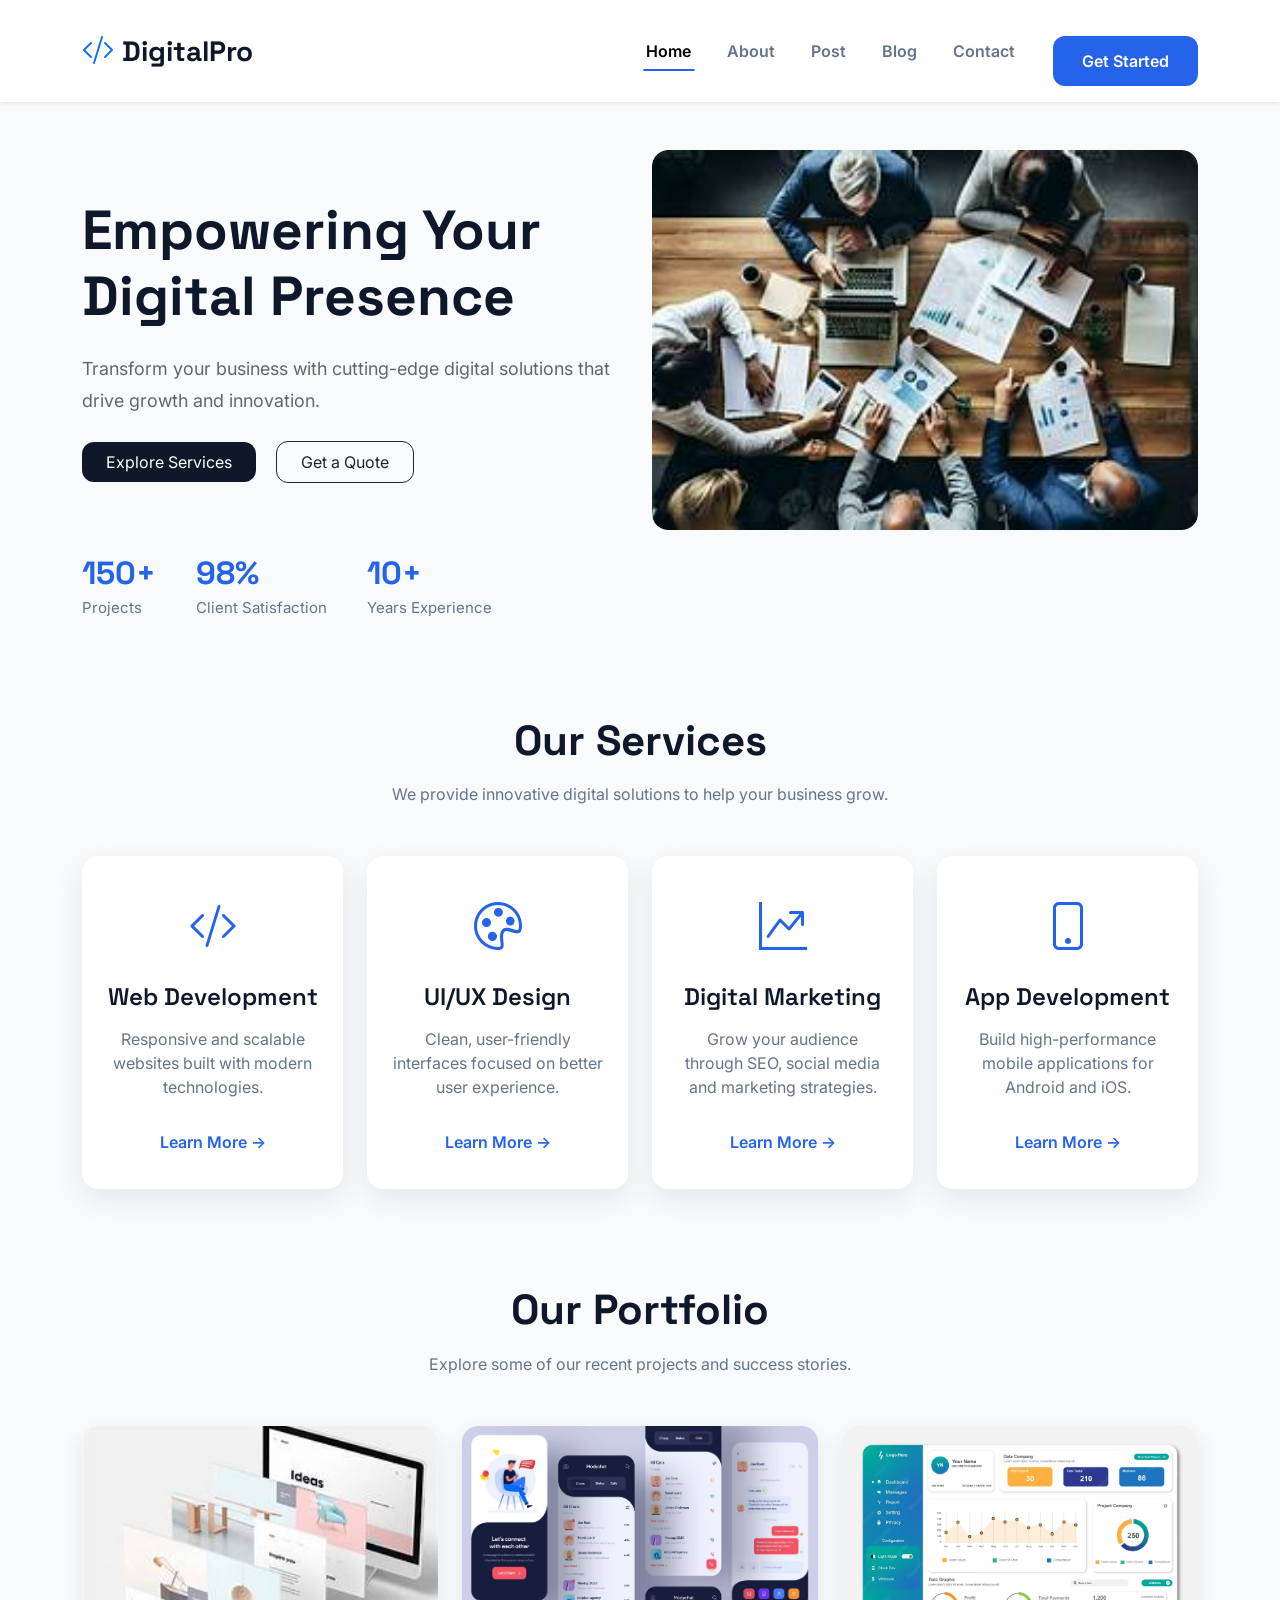
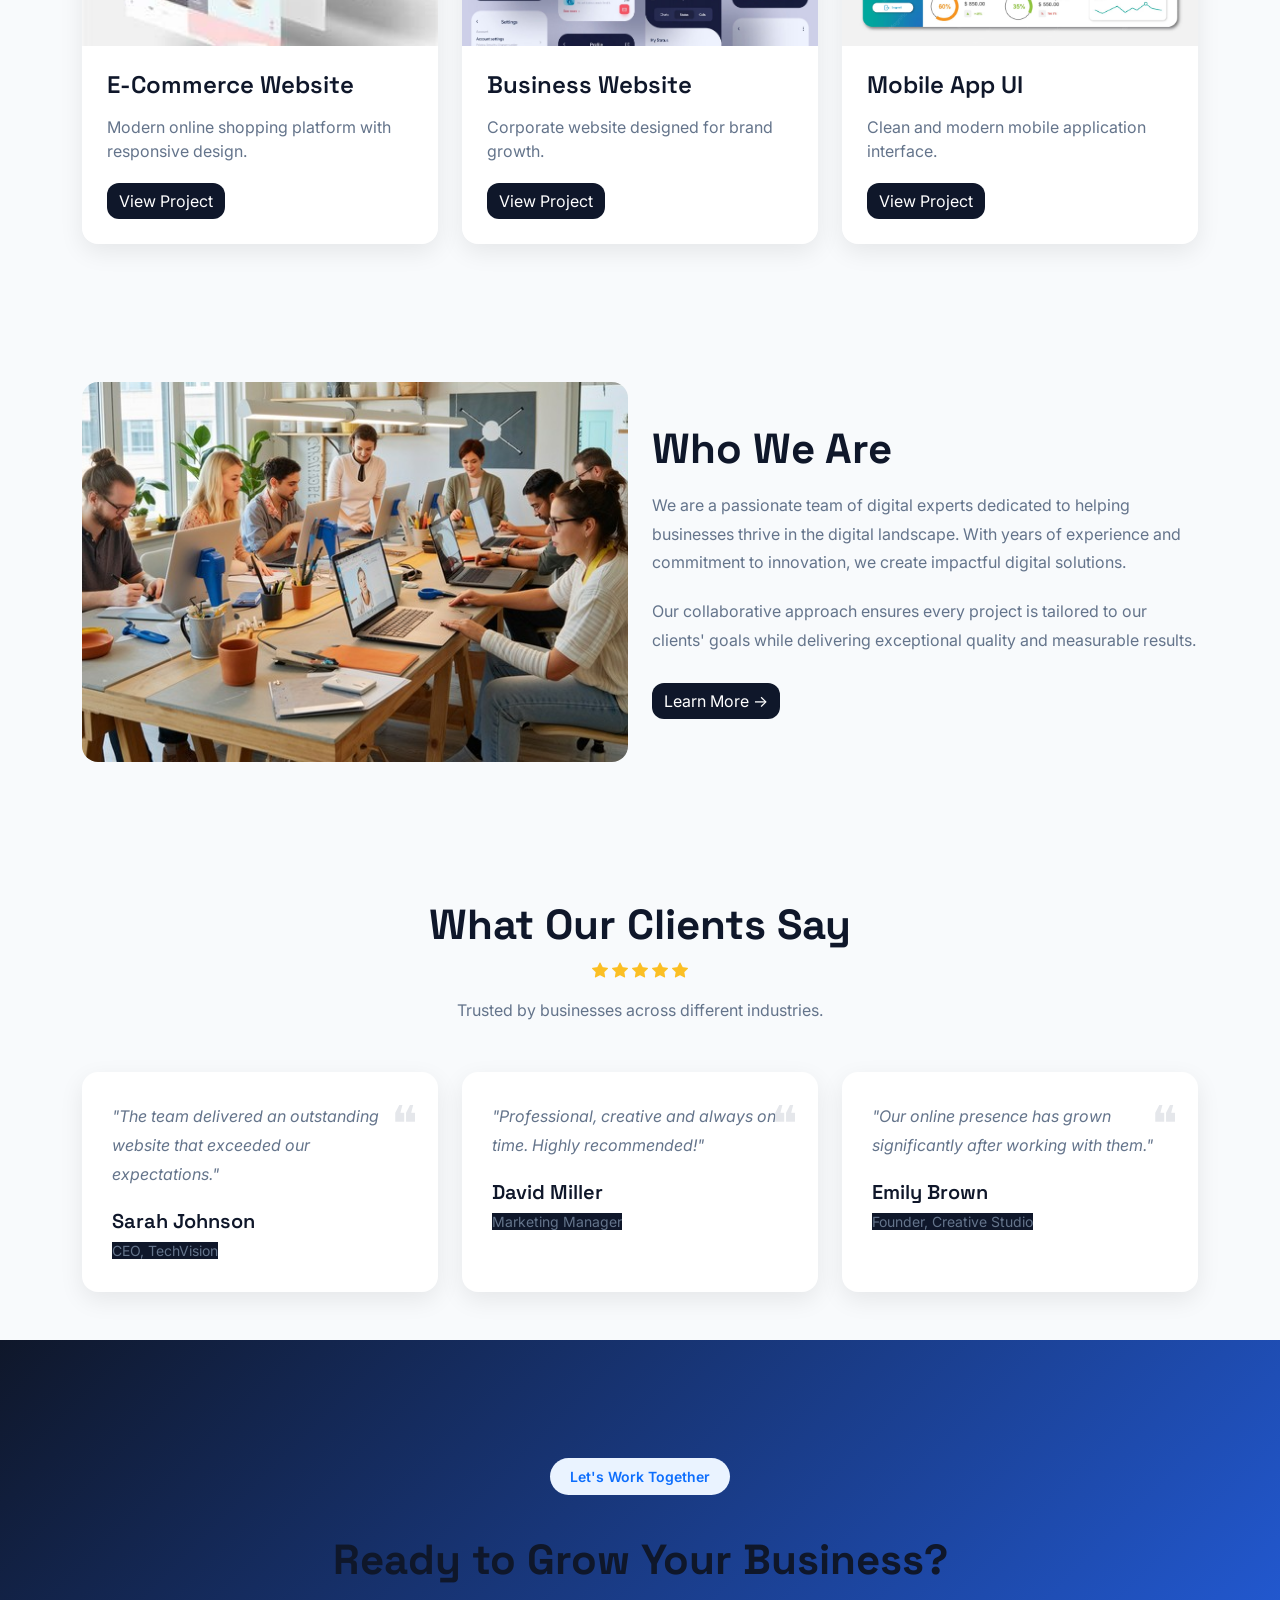
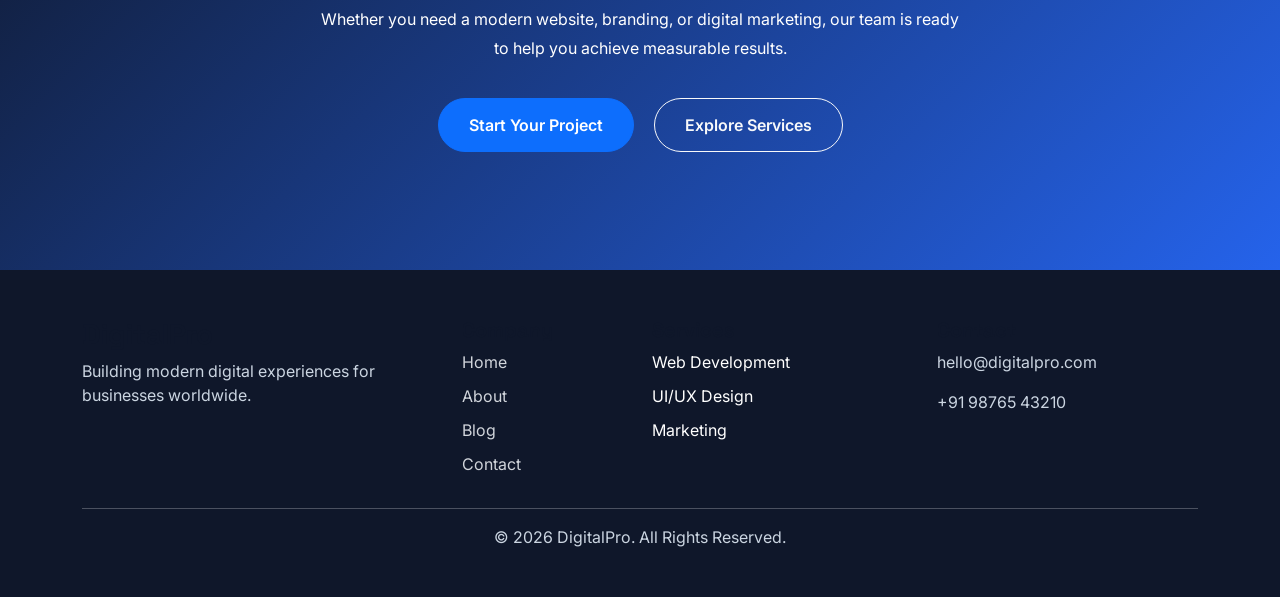
<file: index.html>
<!DOCTYPE html>
<html lang="en">

<head>

    <meta charset="UTF-8">

    <meta name="viewport" content="width=device-width, initial-scale=1.0">

    <title>DigitalPro | Home</title>

    <!-- Google Fonts -->
    <link rel="preconnect" href="https://fonts.googleapis.com">
    <link rel="preconnect" href="https://fonts.gstatic.com" crossorigin>

    <link href="https://fonts.googleapis.com/css2?family=Inter:wght@300;400;500;600;700&family=Space+Grotesk:wght@400;500;600;700&display=swap" rel="stylesheet">

    <!-- Bootstrap CSS -->
    <link href="https://cdn.jsdelivr.net/npm/bootstrap@5.3.7/dist/css/bootstrap.min.css" rel="stylesheet">
    <!-- Bootstrap Icons -->
    <link rel="stylesheet" href="https://cdn.jsdelivr.net/npm/bootstrap-icons@1.13.1/font/bootstrap-icons.min.css">

    <!-- AOS CSS -->
    <link rel="stylesheet" href="https://unpkg.com/aos@2.3.4/dist/aos.css">

    <!-- Custom CSS -->
    <link rel="stylesheet" href="css/style.css">
    <link rel="stylesheet" href="css/responsive.css">

</head>

<body>
    <div id="navbar"></div>

    <!-- Hero Start -->
<section class="hero py-5">

    <div class="container">

        <div class="row align-items-center">

            <!-- Left Content -->
            <div class="col-lg-6" data-aos="fade-right">

                <h1 class="hero-title">
                    Empowering Your Digital Presence
                </h1>

                <p class="hero-text mt-4">
                    Transform your business with cutting-edge digital solutions
                    that drive growth and innovation.
                </p>

                <div class="mt-4">

                    <a href="#" class="btn btn-dark me-3 px-4 py-2">
                        Explore Services
                    </a>

                    <a href="#" class="btn btn-outline-dark px-4 py-2">
                        Get a Quote
                    </a>

                </div>

            </div>

            <!-- Right Image -->
            <div class="col-lg-6 mt-5 mt-lg-0" data-aos="fade-left">

                <div class="hero-image">
                    <img src="images/hero/hero.jpg"
                        class="img-fluid"
                        alt="Digital Agency">
                </div>

            </div>

            <div class="hero-stats mt-4">
                <div>
                    <h3>150+</h3>
                    <p>Projects</p>
                </div>

                <div>
                    <h3>98%</h3>
                    <p>Client Satisfaction</p>
                </div>

                <div>
                    <h3>10+</h3>
                    <p>Years Experience</p>
                </div>
            </div>

        </div>

    </div>

</section>


    <!-- Hero End -->



    <!-- Services Start -->
<section class="services py-5">

    <div class="container">

        <div class="text-center mb-5">

            <h2 class="section-title">Our Services</h2>

            <p class="section-subtitle">
                We provide innovative digital solutions to help your business grow.
            </p>

        </div>

        <div class="row g-4">

            <div class="col-lg-3 col-md-6" data-aos="zoom-in">
                <div class="service-card">
                    <div class="service-icon">
                        <i class="bi bi-code-slash"></i>
                    </div>
                    <h4>Web Development</h4>
                    <p>Responsive and scalable websites built with modern technologies.</p>
                    <a href="#" class="service-link">
                    Learn More →
                    </a>
                </div>
            </div>
        

           <div class="col-lg-3 col-md-6" data-aos="zoom-in">
                <div class="service-card">
                    <div class="service-icon">
                        <i class="bi bi-palette"></i>
                    </div>
                    <h4>UI/UX Design</h4>
                    <p>Clean, user-friendly interfaces focused on better user experience.</p>
                 <a href="#" class="service-link">
                Learn More →
                </a>
                </div>
            </div>


            <div class="col-lg-3 col-md-6" data-aos="zoom-in">
                <div class="service-card">
                    <div class="service-icon">
                        <i class="bi bi-graph-up-arrow"></i>
                    </div>
                    <h4>Digital Marketing</h4>
                    <p>Grow your audience through SEO, social media and marketing strategies.</p>
               
                 <a href="#" class="service-link">
                Learn More →
                </a>
            </div>
             </div>
    

            <div class="col-lg-3 col-md-6" data-aos="zoom-in">
                <div class="service-card">
                    <div class="service-icon">
                        <i class="bi bi-phone"></i>
                    </div>
                    <h4>App Development</h4>
                    <p>Build high-performance mobile applications for Android and iOS.</p>
                
                 <a href="#" class="service-link">
                Learn More →
                </a>
                </div>
            </div>
           

        </div>

    </div>

</section>




    <!-- Services End -->



    <!-- Portfolio Start -->
<section class="portfolio py-5">

    <div class="container">

        <div class="text-center mb-5">

            <h2 class="section-title">
                Our Portfolio
            </h2>

            <p class="section-subtitle">
                Explore some of our recent projects and success stories.
            </p>

        </div>

        <div class="row g-4">

            <!-- Project 1 -->
            <div class="col-lg-4 col-md-6" data-aos="fade-up">

                <div class="portfolio-card">

                    <div class="portfolio-image">
                        <img src="images/portfolio/project1.jpg"
                            class="img-fluid"
                            alt="Project 1">
                    </div>

                    <div class="portfolio-content">

                        <h4>E-Commerce Website</h4>

                        <p>
                            Modern online shopping platform with responsive design.
                        </p>

                        <a href="#" class="btn btn-dark">
                            View Project
                        </a>

                    </div>

                </div>

            </div>

            <!-- Project 2 -->
            <div class="col-lg-4 col-md-6" data-aos="fade-up">


                <div class="portfolio-card">

                    <div class="portfolio-image">
                        <img src="images/portfolio/project2.jpg"
                            class="img-fluid"
                            alt="Project 1">
                    </div>

                    <div class="portfolio-content">

                        <h4>Business Website</h4>

                        <p>
                            Corporate website designed for brand growth.
                        </p>

                        <a href="#" class="btn btn-dark">
                            View Project
                        </a>

                    </div>

                </div>

            </div>

            <!-- Project 3 -->
            <div class="col-lg-4 col-md-6" data-aos="fade-up">


                <div class="portfolio-card">

                    <div class="portfolio-image">
                        <img src="images/portfolio/project3.jpg"
                            class="img-fluid"
                            alt="Project 1">
                    </div>

                    <div class="portfolio-content">

                        <h4>Mobile App UI</h4>

                        <p>
                            Clean and modern mobile application interface.
                        </p>

                        <a href="#" class="btn btn-dark">
                            View Project
                        </a>

                    </div>

                </div>

            </div>

        </div>

    </div>

</section>



    <!-- Portfolio End -->



    <!-- Who We Are Start -->

<section class="about-home">
    <div class="container">

        <div class="row align-items-center">

            <!-- Left Image -->

            <div class="col-lg-6 mb-4 mb-lg-0">

                <div class="about-image">
                    <img src="images/about/team.jpg"
                        class="img-fluid rounded"
                        alt="Our Team">
                </div>

            </div>

            <!-- Right Content -->

            <div class="col-lg-6">

                <h2 class="fw-bold mb-3">
                    Who We Are
                </h2>

                <p>
                    We are a passionate team of digital experts dedicated to helping businesses thrive in the digital landscape. With years of experience and commitment to innovation, we create impactful digital solutions.
                </p>

                <p>
                    Our collaborative approach ensures every project is tailored to our clients' goals while delivering exceptional quality and measurable results.
                </p>

                <a href="about.html" class="btn btn-dark mt-2">
                    Learn More →
                </a>

            </div>

        </div>

    </div>
</section>


    <!-- Who We Are End -->



    <!-- Testimonials Start -->
<section class="testimonials py-5">

    <div class="container">

        <div class="text-center mb-5">
            <h2 class="section-title">What Our Clients Say</h2>
            <div class="stars">
                <i class="bi bi-star-fill"></i>
                <i class="bi bi-star-fill"></i>
                <i class="bi bi-star-fill"></i>
                <i class="bi bi-star-fill"></i>
                <i class="bi bi-star-fill"></i>
            </div>
            <p class="section-subtitle">
                Trusted by businesses across different industries.
            </p>
        </div>

        <div class="row g-4">

            <!-- Testimonial 1 -->
            <div class="col-lg-4 col-md-6">
                <div class="testimonial-card">
                    <p>
                        "The team delivered an outstanding website that exceeded our expectations."
                    </p>

                    <h5>Sarah Johnson</h5>
                    <span>CEO, TechVision</span>
                </div>
            </div>

            <!-- Testimonial 2 -->
            <div class="col-lg-4 col-md-6">
                <div class="testimonial-card">
                    <p>
                        "Professional, creative and always on time. Highly recommended!"
                    </p>

                    <h5>David Miller</h5>
                    <span>Marketing Manager</span>
                </div>
            </div>

            <!-- Testimonial 3 -->
            <div class="col-lg-4 col-md-6">
                <div class="testimonial-card">
                    <p>
                        "Our online presence has grown significantly after working with them."
                    </p>

                    <h5>Emily Brown</h5>
                    <span>Founder, Creative Studio</span>
                </div>
            </div>

        </div>

    </div>

</section>


    <!-- Testimonials End -->



    <!-- CTA Start -->
<section class="cta py-5">

    <div class="container">

        <div class="cta-box text-center" data-aos="zoom-in">

            <span class="hero-badge">
                Let's Work Together
            </span>

            <h2>
                Ready to Grow Your Business?
            </h2>

            <p>
                Whether you need a modern website, branding, or digital marketing,
                our team is ready to help you achieve measurable results.
            </p>

            <div class="mt-4">

                <a href="contact.html" class="btn btn-primary me-3">
                    Start Your Project
                </a>

                <a href="#" class="btn btn-outline-light">
                    Explore Services
                </a>

            </div>

        </div>

    </div>

</section>


    <!-- CTA End -->

<div id="footer"></div>
    <!-- Bootstrap JS -->
    <script src="https://cdn.jsdelivr.net/npm/bootstrap@5.3.7/dist/js/bootstrap.bundle.min.js"></script>

    <!-- Custom JS -->
    <script src="js/script.js"></script>


    <!-- AOS JS -->
    <script src="https://unpkg.com/aos@2.3.4/dist/aos.js"></script>

    <script>
    AOS.init({
        duration:1000,
        once:true
    });
    </script>
    <script src="js/navbar.js"></script>
    <script src="js/footer.js"></script>
</body>

</html>
</file>
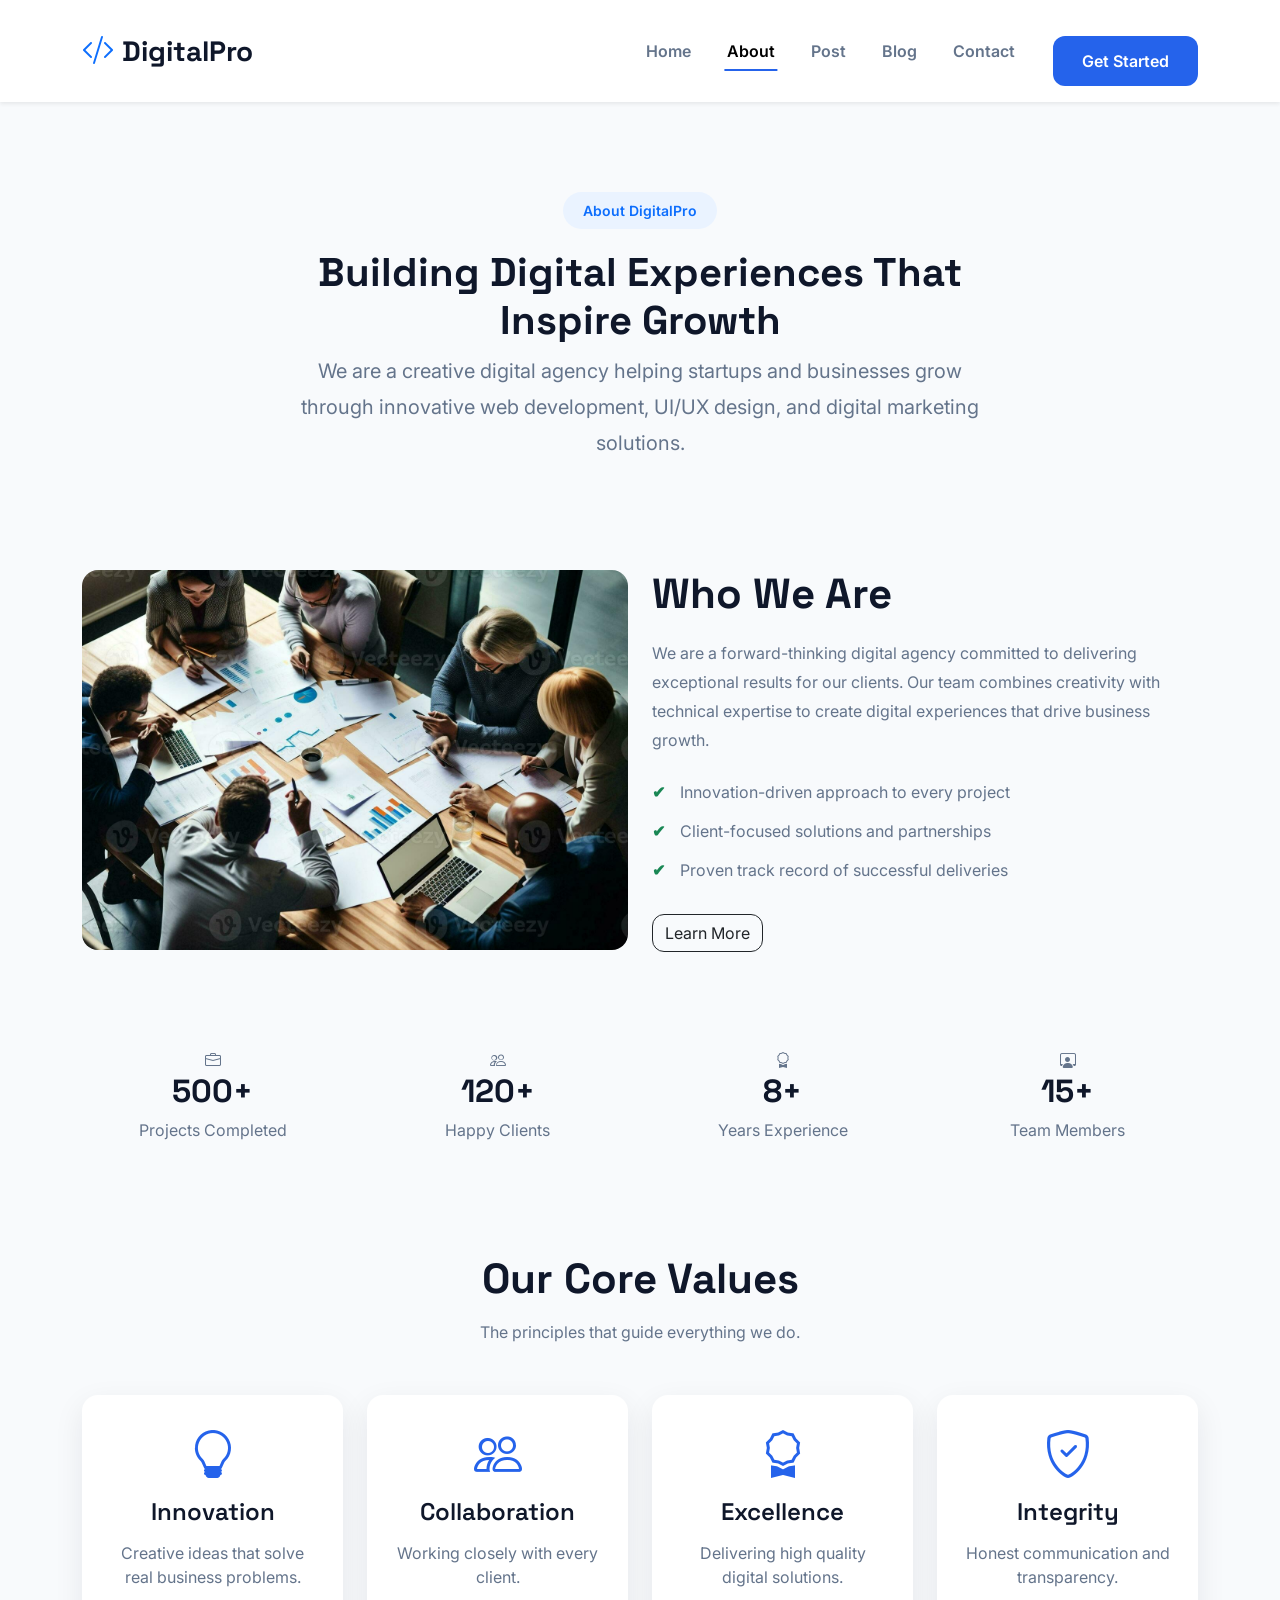
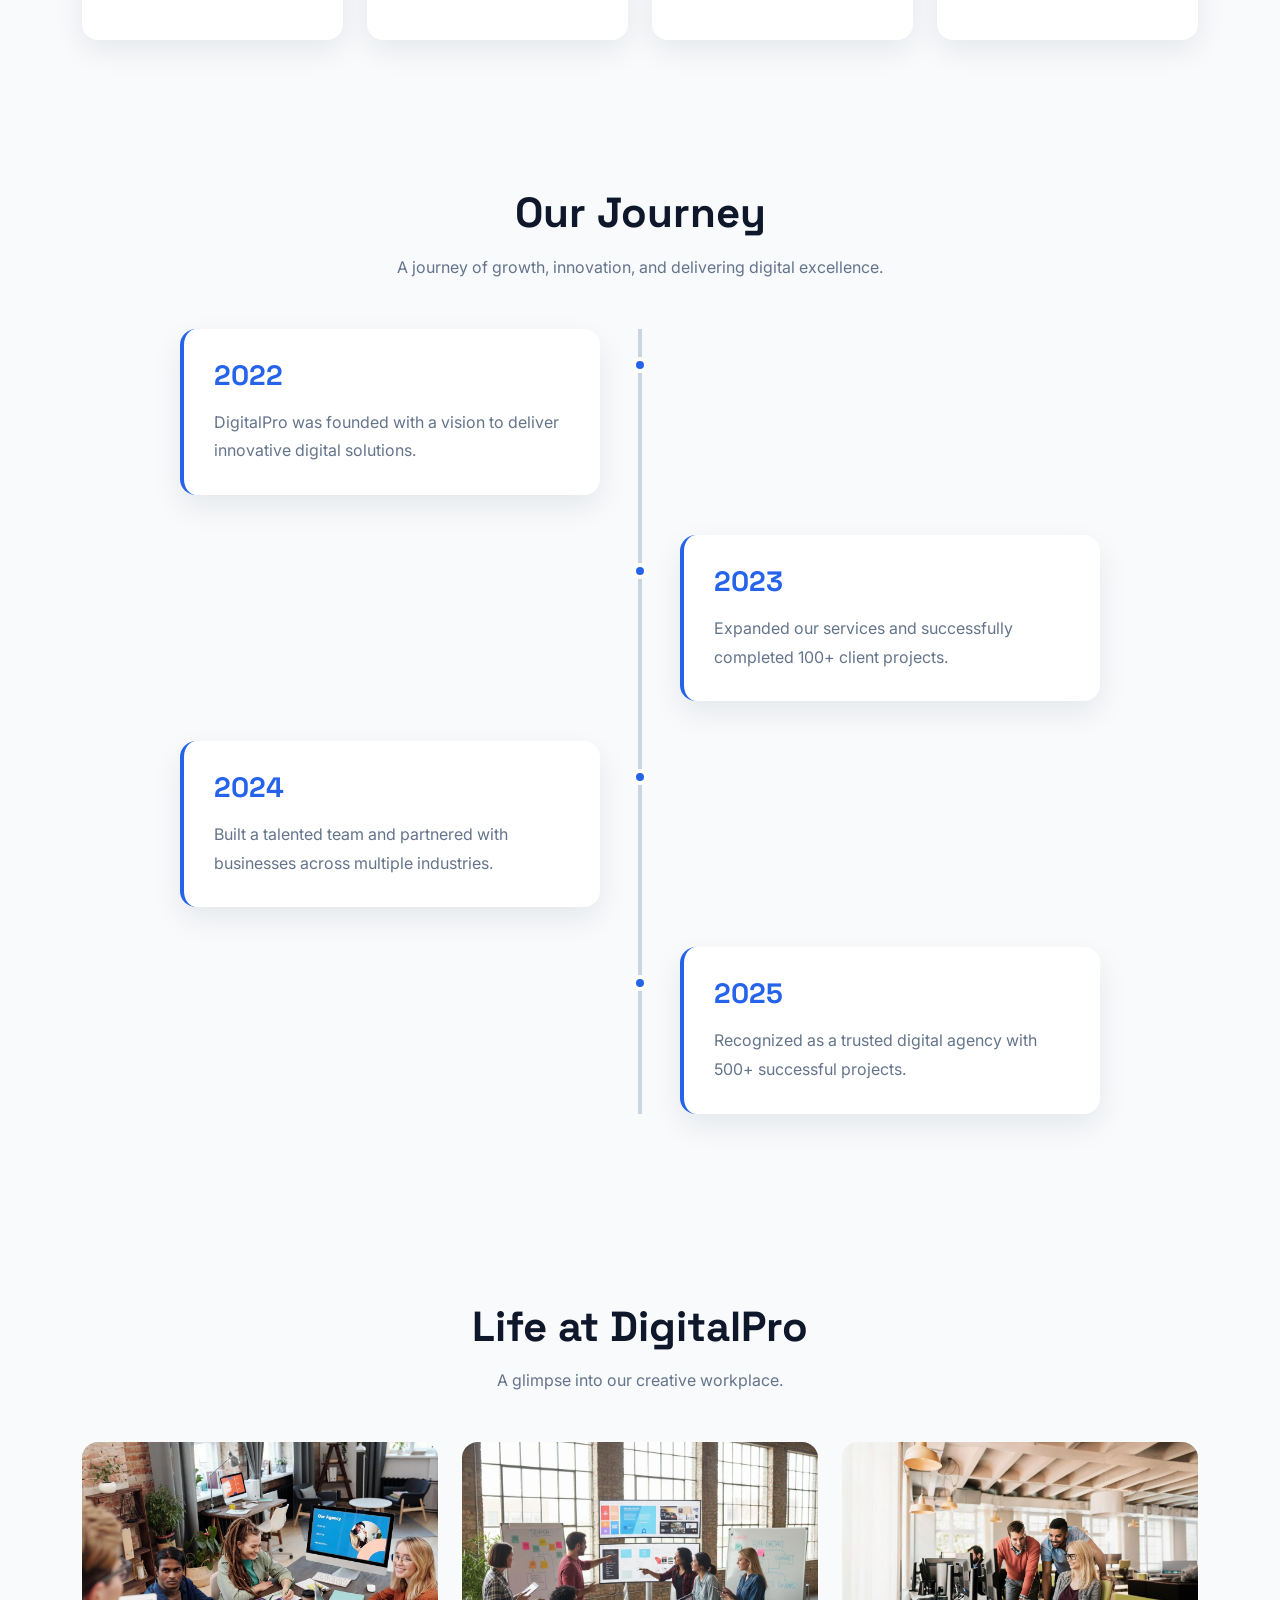
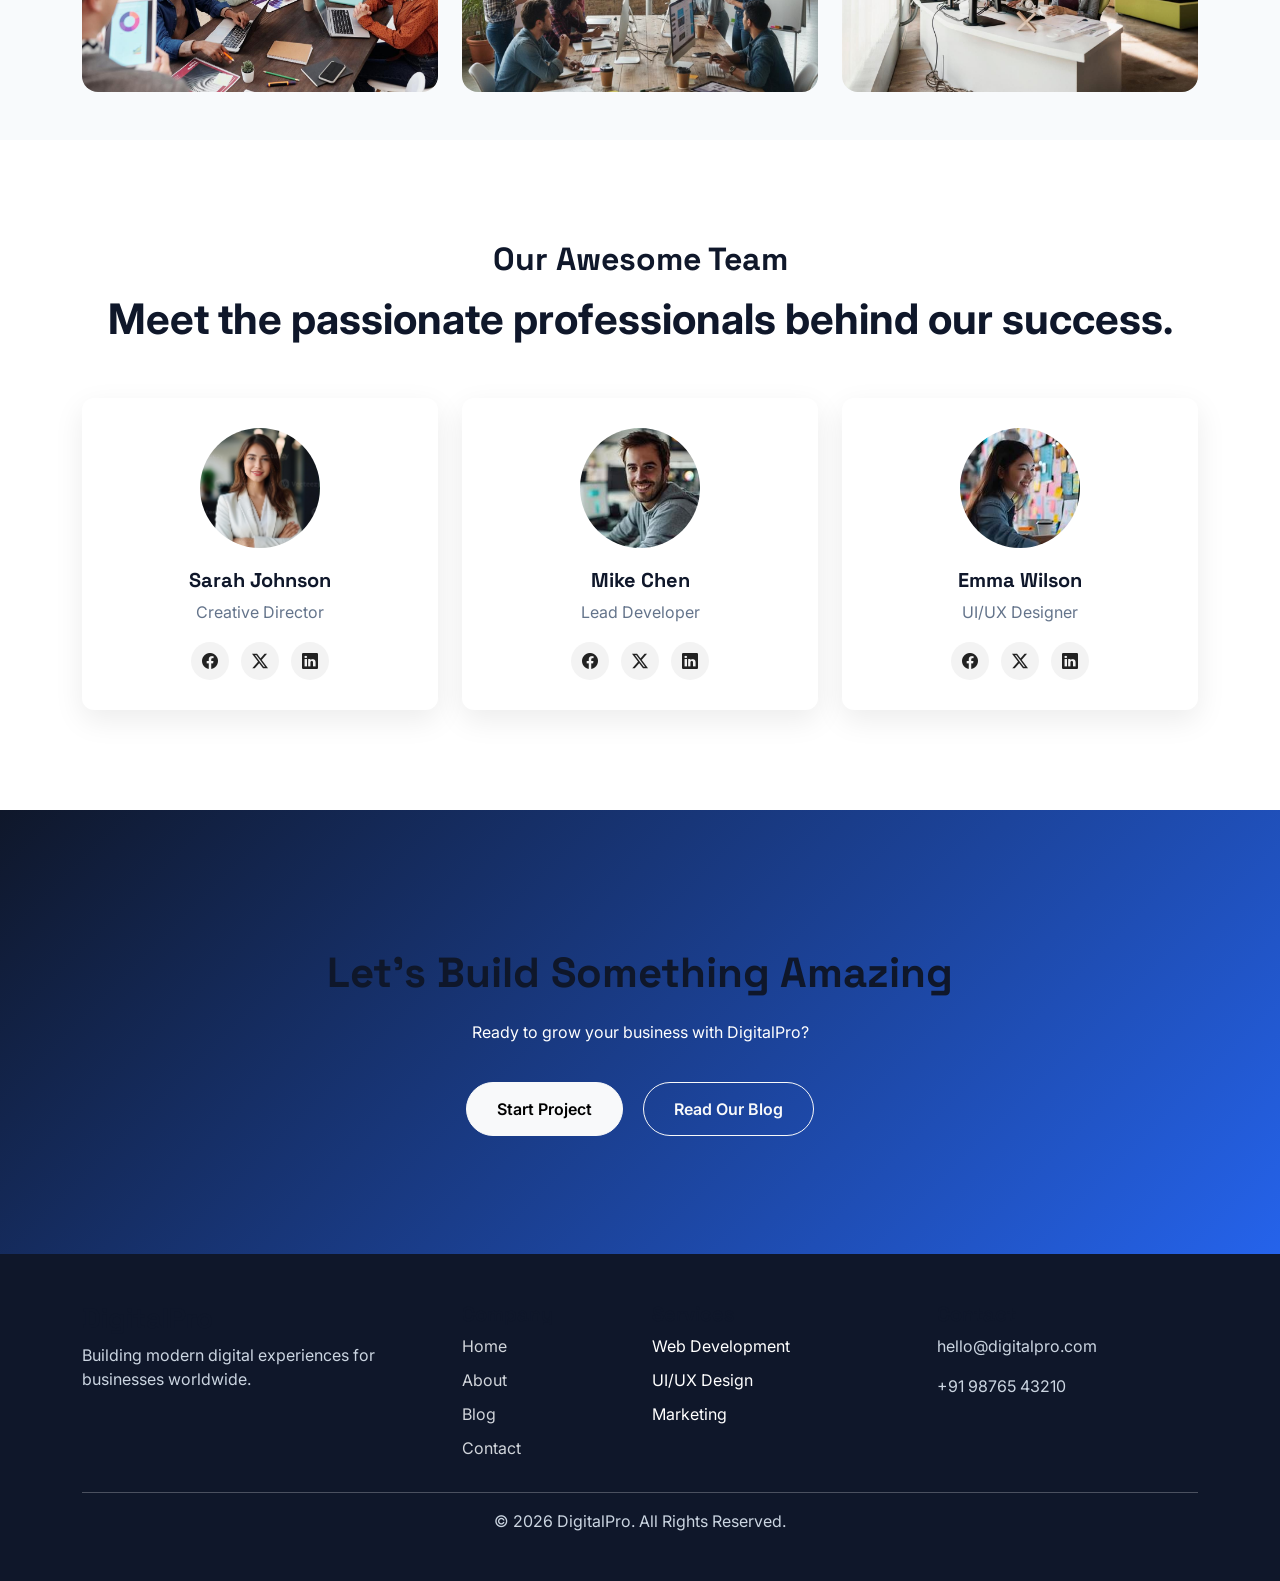
<file: about.html>
<!DOCTYPE html>
<html lang="en">

<head>

    <meta charset="UTF-8">

    <meta name="viewport" content="width=device-width, initial-scale=1.0">

    <title>DigitalPro | Home</title>

    <!-- Google Fonts -->
    <link rel="preconnect" href="https://fonts.googleapis.com">
    <link rel="preconnect" href="https://fonts.gstatic.com" crossorigin>

    <link href="https://fonts.googleapis.com/css2?family=Inter:wght@300;400;500;600;700&family=Space+Grotesk:wght@400;500;600;700&display=swap" rel="stylesheet">

    <!-- Bootstrap CSS -->
    <link href="https://cdn.jsdelivr.net/npm/bootstrap@5.3.7/dist/css/bootstrap.min.css" rel="stylesheet">
    <!-- Bootstrap Icons -->
    <link rel="stylesheet" href="https://cdn.jsdelivr.net/npm/bootstrap-icons@1.13.1/font/bootstrap-icons.min.css">

    <!-- AOS CSS -->
    <link rel="stylesheet" href="https://unpkg.com/aos@2.3.4/dist/aos.css">

    <!-- Custom CSS -->
    <link rel="stylesheet" href="css/style.css">
    <link rel="stylesheet" href="css/responsive.css">

</head>

<body>
    <div id="navbar"></div>

  <!-- About Hero Start -->

<section class="about-hero">

    <div class="container">

        <div class="row justify-content-center">

            <div class="col-lg-8 text-center">

                <span class="hero-badge" data-aos="fade-up">
                    About DigitalPro
                </span>

                <h1 data-aos="fade-up" data-aos-delay="100">
                    Building Digital Experiences That Inspire Growth
                </h1>

                <p data-aos="fade-up" data-aos-delay="200">
                    We are a creative digital agency helping startups and businesses
                    grow through innovative web development, UI/UX design, and
                    digital marketing solutions.
                </p>

            </div>

        </div>

    </div>

</section>


<!-- About Hero End -->

<!-- Who We Are Start -->
<section class="about-company py-5">
    <div class="container">
        <div class="row align-items-center">

            <!-- Left Image -->
            <div class="col-lg-6 mb-4 mb-lg-0" data-aos="fade-right">
                <div class="company-image">
                    <img src="images/about/company.jpg"
                        class="img-fluid"
                        alt="Our Company">
                </div>
            </div>

            <!-- Right Content -->
            <div class="col-lg-6" data-aos="fade-left">

                <h2>Who We Are</h2>

                <p>
                    We are a forward-thinking digital agency committed to
                    delivering exceptional results for our clients. Our team
                    combines creativity with technical expertise to create
                    digital experiences that drive business growth.
                </p>

                <ul class="about-list">
                    <li>Innovation-driven approach to every project</li>
                    <li>Client-focused solutions and partnerships</li>
                    <li>Proven track record of successful deliveries</li>
                </ul>

                <a href="#" class="btn btn-outline-dark mt-3">
                    Learn More
                </a>

            </div>

        </div>
    </div>
</section>
<!-- Who We Are End -->

<section class="stats-section py-5">

    <div class="container">

        <div class="row g-4">

            <div class="col-md-3 col-6">
                <div class="stat-card text-center">
                    <i class="bi bi-briefcase"></i>
                    <h2>500+</h2>
                    <p>Projects Completed</p>
                </div>
            </div>

            <div class="col-md-3 col-6">
                <div class="stat-card text-center">
                    <i class="bi bi-people"></i>
                    <h2>120+</h2>
                    <p>Happy Clients</p>
                </div>
            </div>

            <div class="col-md-3 col-6">
                <div class="stat-card text-center">
                    <i class="bi bi-award"></i>
                    <h2>8+</h2>
                    <p>Years Experience</p>
                </div>
            </div>

            <div class="col-md-3 col-6">
                <div class="stat-card text-center">
                    <i class="bi bi-person-workspace"></i>
                    <h2>15+</h2>
                    <p>Team Members</p>
                </div>
            </div>

        </div>

    </div>

</section>

<section class="values-section py-5">

<div class="container">

<div class="text-center mb-5">

<h2 class="section-title">
Our Core Values
</h2>

<p class="section-subtitle">
The principles that guide everything we do.
</p>

</div>

<div class="row g-4">

<div class="col-md-3">

<div class="service-card text-center">

<i class="bi bi-lightbulb service-icon"></i>

<h4>Innovation</h4>

<p>Creative ideas that solve real business problems.</p>

</div>

</div>

<div class="col-md-3">

<div class="service-card text-center">

<i class="bi bi-people service-icon"></i>

<h4>Collaboration</h4>

<p>Working closely with every client.</p>

</div>

</div>

<div class="col-md-3">

<div class="service-card text-center">

<i class="bi bi-award service-icon"></i>

<h4>Excellence</h4>

<p>Delivering high quality digital solutions.</p>

</div>

</div>

<div class="col-md-3">

<div class="service-card text-center">

<i class="bi bi-shield-check service-icon"></i>

<h4>Integrity</h4>

<p>Honest communication and transparency.</p>

</div>

</div>

</div>

</div>

</section>

<!-- Timeline Section -->
<section class="timeline-section">
    <div class="container">

        <div class="text-center mb-5">
            <h2 class="section-title">Our Journey</h2>
            <p class="section-subtitle">
                A journey of growth, innovation, and delivering digital excellence.
            </p>
        </div>

        <div class="timeline">

            <!-- 2022 -->
            <div class="timeline-item left">
                <div class="timeline-dot"></div>

                <div class="timeline-card">
                    <h4>2022</h4>
                    <p>DigitalPro was founded with a vision to deliver innovative digital solutions.</p>
                </div>
            </div>

            <!-- 2023 -->
            <div class="timeline-item right">
                <div class="timeline-dot"></div>

                <div class="timeline-card">
                    <h4>2023</h4>
                    <p>Expanded our services and successfully completed 100+ client projects.</p>
                </div>
            </div>

            <!-- 2024 -->
            <div class="timeline-item left">
                <div class="timeline-dot"></div>

                <div class="timeline-card">
                    <h4>2024</h4>
                    <p>Built a talented team and partnered with businesses across multiple industries.</p>
                </div>
            </div>

            <!-- 2025 -->
            <div class="timeline-item right">
                <div class="timeline-dot"></div>

                <div class="timeline-card">
                    <h4>2025</h4>
                    <p>Recognized as a trusted digital agency with 500+ successful projects.</p>
                </div>
            </div>

        </div>

    </div>
</section>
<section class="culture-section py-5">

<div class="container">

<div class="text-center mb-5">

<h2 class="section-title">
Life at DigitalPro
</h2>

<p class="section-subtitle">
A glimpse into our creative workplace.
</p>

</div>

<div class="row g-4">

<div class="col-lg-4">
    <div class="culture-img">
        <img src="images/about/culture1.jpg" alt="">
    </div>
</div>

<div class="col-lg-4">
    <div class="culture-img middle-img">
        <img src="images/about/culture2.jpg" alt="">
    </div>
</div>

<div class="col-lg-4">
    <div class="culture-img">
        <img src="images/about/culture3.jpg" alt="">
    </div>
</div>

</div>

</div>

</section>


<!-- =========================
     OUR TEAM
========================= -->

<section class="team-section section-padding">
    <div class="container">

        <div class="section-title text-center mb-5">
            <h2 data-aos="fade-up">Our Awesome Team</h2>
            <p data-aos="fade-up" data-aos-delay="100">
                Meet the passionate professionals behind our success.
            </p>
        </div>

        <div class="row g-4">

            <!-- Team Member 1 -->
            <div class="col-lg-4 col-md-6" data-aos="zoom-in">

                <div class="team-card">

                    <div class="team-img">
                        <img src="images/team/team1.jpg"
                            alt="Sarah Johnson">
                    </div>

                    <h5>Sarah Johnson</h5>

                    <span>Creative Director</span>

          <div class="team-social">
                <a href="#"><i class="bi bi-facebook"></i></a>
                <a href="#"><i class="bi bi-twitter-x"></i></a>
                <a href="#"><i class="bi bi-linkedin"></i></a>
            </div>

                </div>

            </div>

            <!-- Team Member 2 -->

            <div class="col-lg-4 col-md-6" data-aos="zoom-in" data-aos-delay="100">

                <div class="team-card">

                    <div class="team-img">
                        <img src="images/team/team2.jpg"
                            alt="Mike Chen">
                    </div>

                    <h5>Mike Chen</h5>

                    <span>Lead Developer</span>

              <div class="team-social">
                <a href="#"><i class="bi bi-facebook"></i></a>
                <a href="#"><i class="bi bi-twitter-x"></i></a>
                <a href="#"><i class="bi bi-linkedin"></i></a>
            </div>

                </div>

            </div>

            <!-- Team Member 3 -->

            <div class="col-lg-4 col-md-6 mx-auto" data-aos="zoom-in" data-aos-delay="200">

                <div class="team-card">

                    <div class="team-img">
                        <img src="images/team/team3.jpg"
                            alt="Emma Wilson">
                    </div>

                    <h5>Emma Wilson</h5>

                    <span>UI/UX Designer</span>

            <div class="team-social">
                <a href="#"><i class="bi bi-facebook"></i></a>
                <a href="#"><i class="bi bi-twitter-x"></i></a>
                <a href="#"><i class="bi bi-linkedin"></i></a>
            </div>

                </div>

            </div>

        </div>

    </div>
</section>

<section class="cta py-5">

<div class="container">

<div class="cta-box text-center">

<h2>Let's Build Something Amazing</h2>

<p>
Ready to grow your business with DigitalPro?
</p>

<a href="contact.html" class="btn btn-light me-3">
Start Project
</a>

<a href="blog.html" class="btn btn-outline-light">
Read Our Blog
</a>

</div>

</div>

</section>

<div id="footer"></div>
    <!-- Bootstrap JS -->
    <script src="https://cdn.jsdelivr.net/npm/bootstrap@5.3.7/dist/js/bootstrap.bundle.min.js"></script>

    <!-- Custom JS -->
    <script src="js/script.js"></script>


    <!-- AOS JS -->
    <script src="https://unpkg.com/aos@2.3.4/dist/aos.js"></script>

    <script>
    AOS.init({
        duration:1000,
        once:true
    });
    </script>
    <script src="js/navbar.js"></script>
    <script src="js/footer.js"></script>
</body>

</html>
</file>
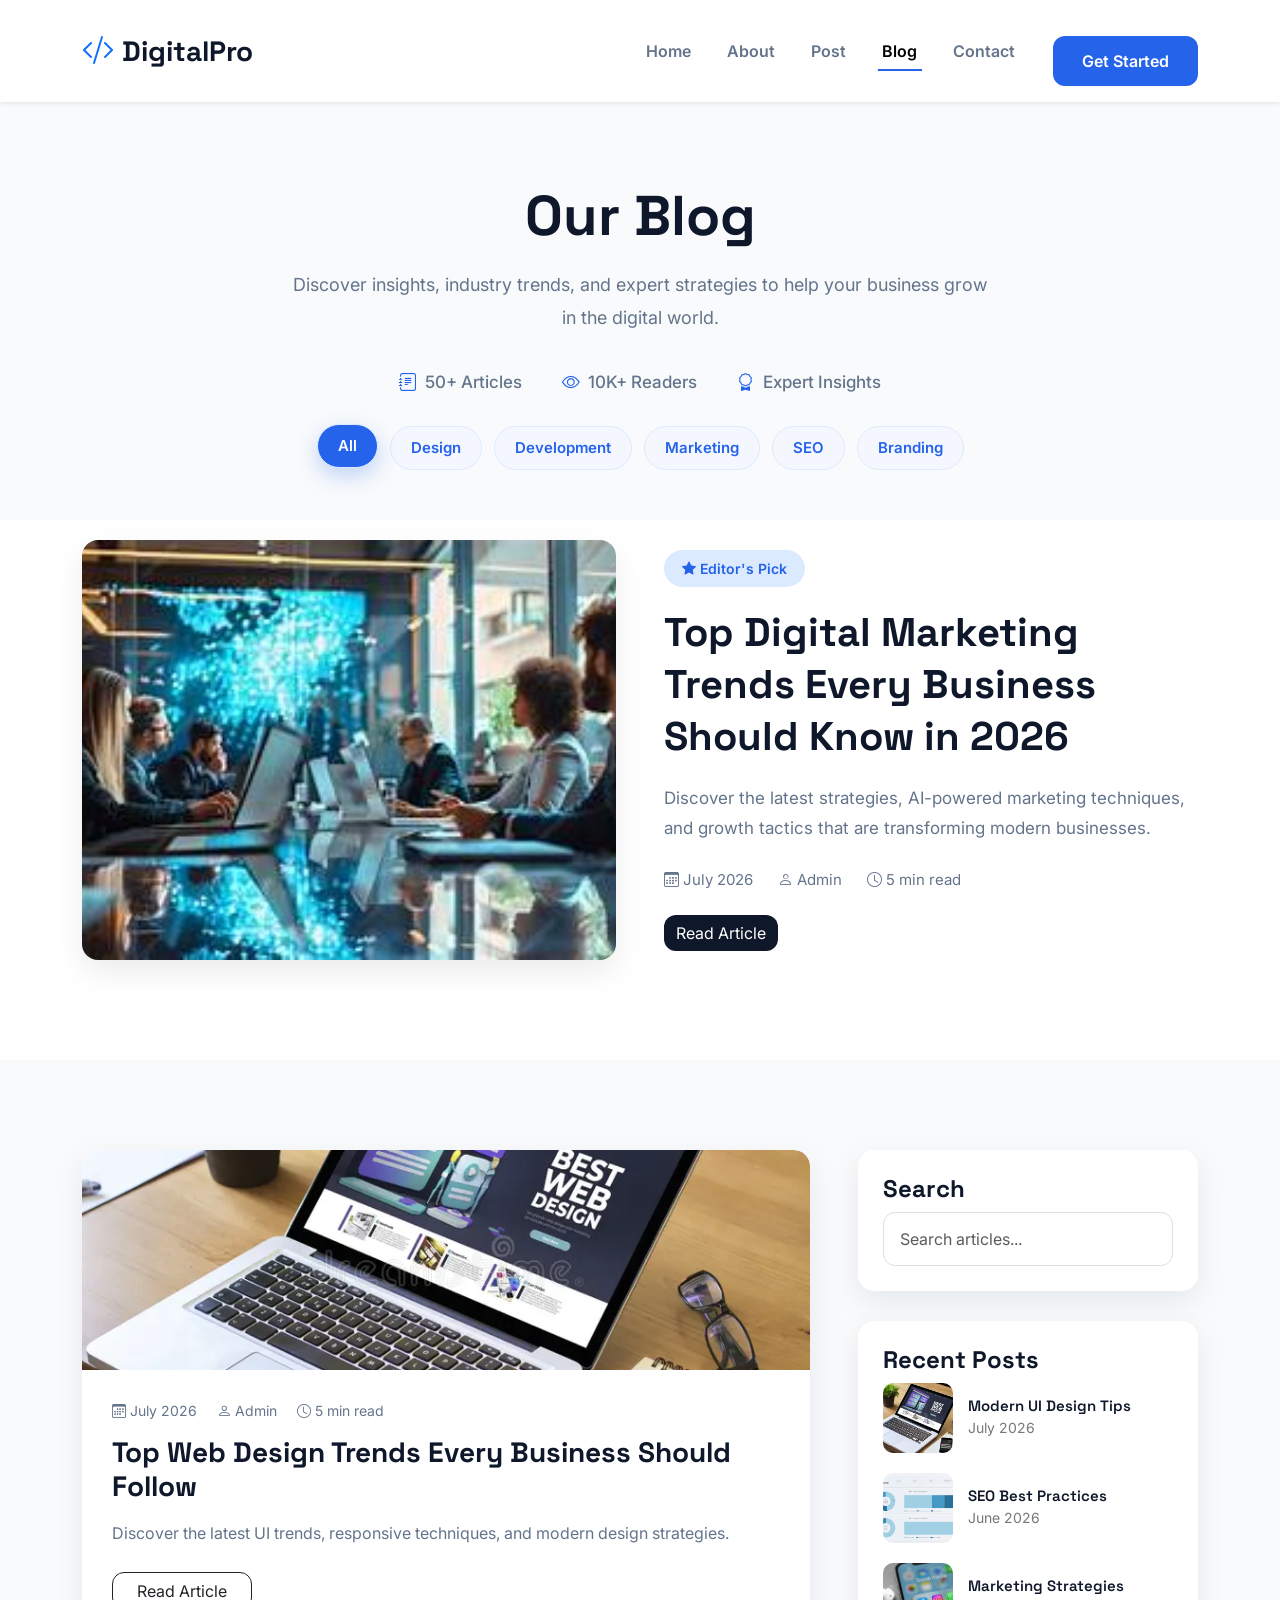
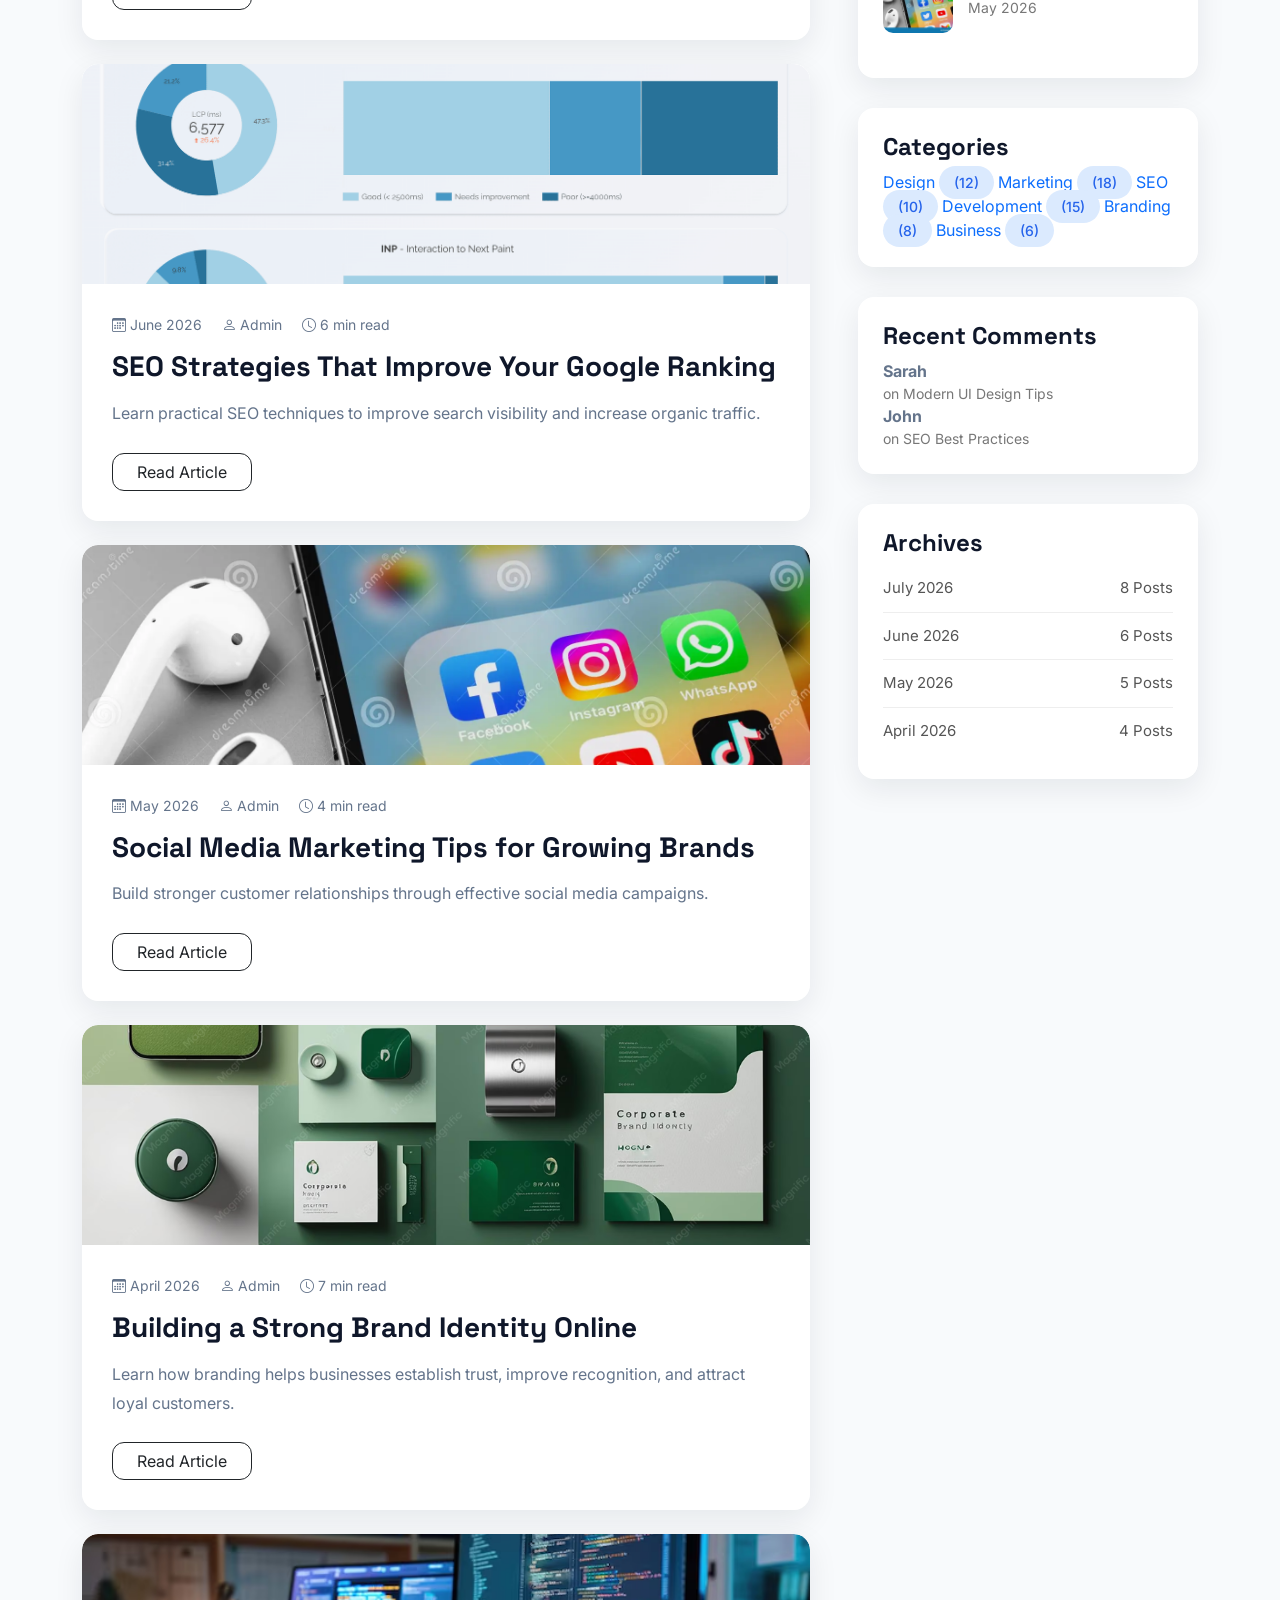
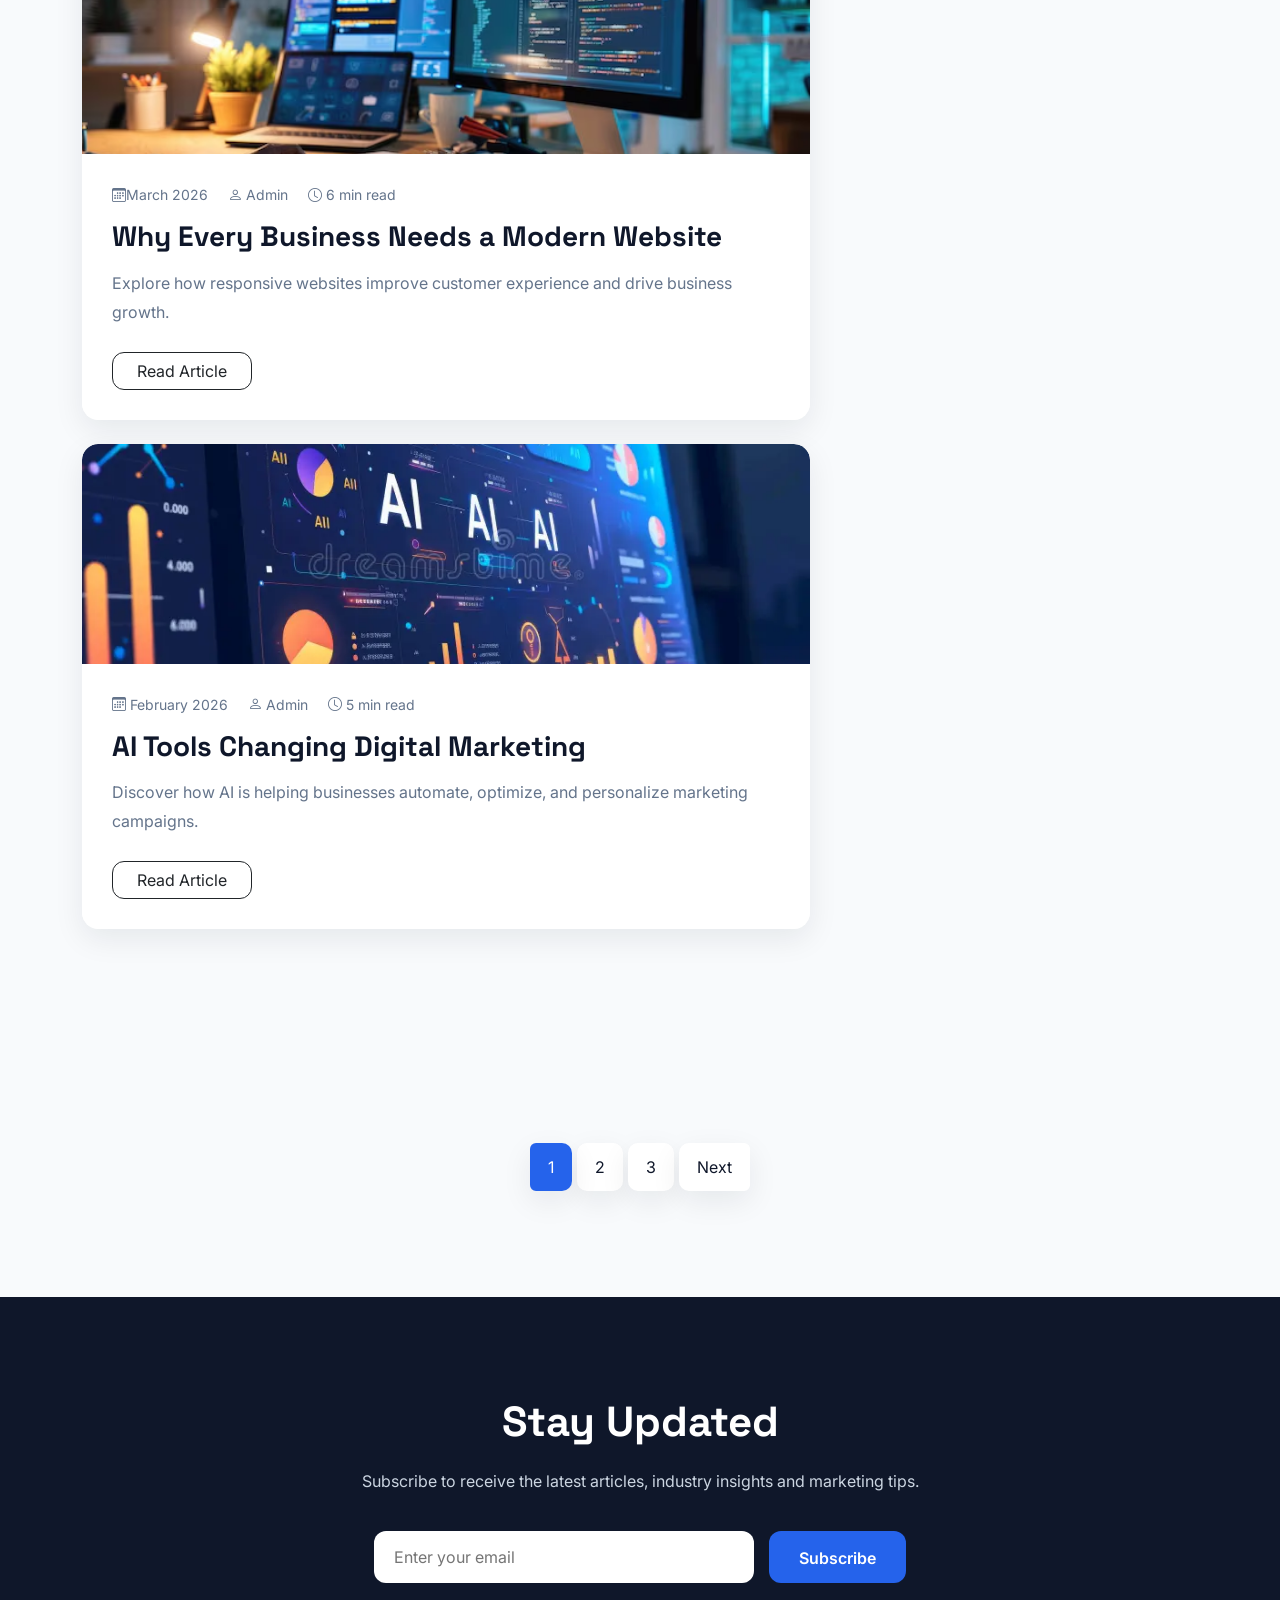
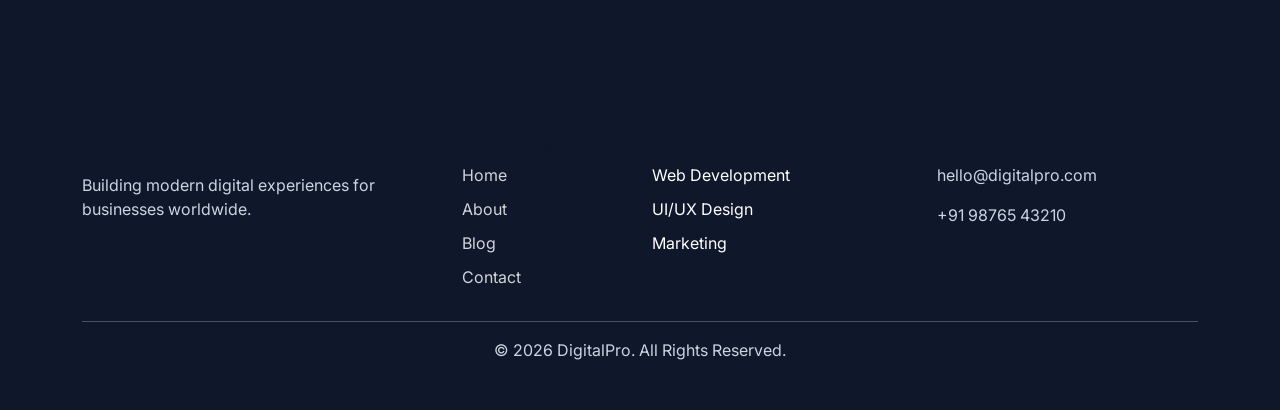
<file: blog.html>
<!DOCTYPE html>
<html lang="en">

<head>

    <meta charset="UTF-8">

    <meta name="viewport" content="width=device-width, initial-scale=1.0">

    <title>DigitalPro | Home</title>

    <!-- Google Fonts -->
    <link rel="preconnect" href="https://fonts.googleapis.com">
    <link rel="preconnect" href="https://fonts.gstatic.com" crossorigin>

    <link href="https://fonts.googleapis.com/css2?family=Inter:wght@300;400;500;600;700&family=Space+Grotesk:wght@400;500;600;700&display=swap" rel="stylesheet">

    <!-- Bootstrap CSS -->
    <link href="https://cdn.jsdelivr.net/npm/bootstrap@5.3.7/dist/css/bootstrap.min.css" rel="stylesheet">
    <!-- Bootstrap Icons -->
    <link rel="stylesheet" href="https://cdn.jsdelivr.net/npm/bootstrap-icons@1.13.1/font/bootstrap-icons.min.css">

    <!-- AOS CSS -->
    <link rel="stylesheet" href="https://unpkg.com/aos@2.3.4/dist/aos.css">

    <!-- Custom CSS -->
    <link rel="stylesheet" href="css/style.css">
    <link rel="stylesheet" href="css/responsive.css">

</head>

<body>
    <div id="navbar"></div>

<!-- =========================
     Blog Hero
========================= -->

<section class="blog-hero">

    <div class="container">

        <div class="text-center" data-aos="fade-up">

            <h1 class="blog-title">Our Blog</h1>

            <p class="blog-subtitle">
                Discover insights, industry trends, and expert strategies to help
                your business grow in the digital world.
            </p>
            <div class="blog-stats">

                <span>
                    <i class="bi bi-journal-text"></i>
                    50+ Articles
                </span>

                <span>
                    <i class="bi bi-eye"></i>
                    10K+ Readers
                </span>

                <span>
                    <i class="bi bi-award"></i>
                    Expert Insights
                </span>

            </div>

            <div class="blog-categories">

                <a href="#" class="active">All</a>
                <a href="#">Design</a>
                <a href="#">Development</a>
                <a href="#">Marketing</a>
                <a href="#">SEO</a>
                <a href="#">Branding</a>

            </div>

        </div>

    </div>

</section>

<!-- =========================
     Featured Blog
========================= -->

<section class="featured-blog">

    <div class="container">

        <div class="row align-items-center g-5">

            <div class="col-lg-6" data-aos="fade-right">

                <div class="featured-image">

                    <img src="images/blog/featured.jpg"
                        class="img-fluid"
                        alt="Featured Blog">

                </div>

            </div>

            <div class="col-lg-6" data-aos="fade-left">

                <span class="featured-tag">
                    <i class="bi bi-star-fill"></i> Editor's Pick
                </span>

                <h2 class="featured-title">
                    Top Digital Marketing Trends Every Business Should Know in 2026
                </h2>

                <p class="featured-text">
                    Discover the latest strategies, AI-powered marketing techniques,
                    and growth tactics that are transforming modern businesses.
                </p>

                <div class="featured-meta">

                    <span><i class="bi bi-calendar3"></i> July 2026</span>

                    <span><i class="bi bi-person"></i> Admin</span>

                    <span><i class="bi bi-clock"></i> 5 min read</span>

                </div>
                <a href="#" class="btn btn-dark mt-4">
                    Read Article
                </a>

            </div>

        </div>

    </div>

</section>

<!-- =========================
     Blog Content
========================= -->

<section class="blog-content">

    <div class="container">

        <div class="row g-5">

            <!-- Blog Posts -->

            <div class="col-lg-8">

                <!-- Card 1 -->

                <div class="blog-card mb-4" data-aos="fade-up">

                    <div class="blog-card-img">

                        <img src="images/blog/blog1.jpg"
                            class="img-fluid"
                            alt="Web Design">

                    </div>

                    <div class="blog-card-body">

                        <div class="blog-meta">

                            <span><i class="bi bi-calendar3"></i> July 2026</span>
                            <span>  <i class="bi bi-person"></i> Admin</span>
                            <span><i class="bi bi-clock"></i> 5 min read</span>

                        </div>

                        <h3>Top Web Design Trends Every Business Should Follow</h3>

                        <p>
                            Discover the latest UI trends, responsive techniques,
                            and modern design strategies.
                        </p>

                        <a href="#" class="btn btn-outline-dark">
                            Read Article
                        </a>

                    </div>

                </div>

                <!-- Card 2 -->

                <div class="blog-card mb-4"
                    data-aos="fade-up"
                    data-aos-delay="100">

                    <div class="blog-card-img">

                        <img src="images/blog/blog2.jpg"
                            class="img-fluid"
                            alt="SEO">

                    </div>

                    <div class="blog-card-body">

                        <div class="blog-meta">

                            <span><i class="bi bi-calendar3"></i> June 2026</span>
                            <span><i class="bi bi-person"></i> Admin</span>
                            <span><i class="bi bi-clock"></i> 6 min read</span>

                        </div>

                        <h3>SEO Strategies That Improve Your Google Ranking</h3>

                        <p>
                            Learn practical SEO techniques to improve search
                            visibility and increase organic traffic.
                        </p>

                        <a href="#" class="btn btn-outline-dark">
                            Read Article
                        </a>

                    </div>

                </div>

                <!-- Card 3 -->

                <div class="blog-card mb-4"
                    data-aos="fade-up"
                    data-aos-delay="200">

                    <div class="blog-card-img">

                        <img src="images/blog/blog3.jpg"
                            class="img-fluid"
                            alt="Marketing">

                    </div>

                    <div class="blog-card-body">

                        <div class="blog-meta">

                            <span><i class="bi bi-calendar3"></i> May 2026</span>
                            <span><i class="bi bi-person"></i> Admin</span>
                            <span><i class="bi bi-clock"></i> 4 min read</span>

                        </div>

                        <h3>Social Media Marketing Tips for Growing Brands</h3>

                        <p>
                            Build stronger customer relationships through
                            effective social media campaigns.
                        </p>

                        <a href="#" class="btn btn-outline-dark">
                            Read Article
                        </a>

                    </div>

                </div>
                                <!-- Card 4 -->

                <div class="blog-card mb-4"
                    data-aos="fade-up">

                    <div class="blog-card-img">
                        <img src="images/blog/blog4.jpg"
                            class="img-fluid"
                            alt="Branding">
                    </div>

                    <div class="blog-card-body">

                        <div class="blog-meta">
                            <span><i class="bi bi-calendar3"></i> April 2026</span>
                            <span><i class="bi bi-person"></i> Admin</span>
                            <span><i class="bi bi-clock"></i> 7 min read</span>
                        </div>

                        <h3>Building a Strong Brand Identity Online</h3>

                        <p>
                            Learn how branding helps businesses establish trust,
                            improve recognition, and attract loyal customers.
                        </p>

                        <a href="#" class="btn btn-outline-dark">
                            Read Article
                        </a>

                    </div>

                </div>

                <!-- Card 5 -->

                <div class="blog-card mb-4"
                    data-aos="fade-up"
                    data-aos-delay="100">

                    <div class="blog-card-img">
                        <img src="images/blog/blog5.jpg"
                            class="img-fluid"
                            alt="Development">
                    </div>

                    <div class="blog-card-body">

                        <div class="blog-meta">
                            <span><i class="bi bi-calendar3"></i>March 2026</span>
                            <span><i class="bi bi-person"></i> Admin</span>
                            <span><i class="bi bi-clock"></i> 6 min read</span>
                        </div>

                        <h3>Why Every Business Needs a Modern Website</h3>

                        <p>
                            Explore how responsive websites improve customer
                            experience and drive business growth.
                        </p>

                        <a href="#" class="btn btn-outline-dark">
                            Read Article
                        </a>

                    </div>

                </div>

                <!-- Card 6 -->

                <div class="blog-card mb-4"
                    data-aos="fade-up"
                    data-aos-delay="200">

                    <div class="blog-card-img">
                        <img src="images/blog/blog6.jpg"
                            class="img-fluid"
                            alt="AI Marketing">
                    </div>

                    <div class="blog-card-body">

                        <div class="blog-meta">
                            <span><i class="bi bi-calendar3"></i> February 2026</span>
                            <span><i class="bi bi-person"></i> Admin</span>
                            <span><i class="bi bi-clock"></i> 5 min read</span>
                        </div>

                        <h3>AI Tools Changing Digital Marketing</h3>

                        <p>
                            Discover how AI is helping businesses automate,
                            optimize, and personalize marketing campaigns.
                        </p>

                        <a href="#" class="btn btn-outline-dark">
                            Read Article
                        </a>

                    </div>

                </div>

            </div>

            <!-- Sidebar -->

            <div class="col-lg-4 sidebar">

                <div class="sidebar-box" data-aos="fade-left">

                    <h4>Search</h4>

                    <input
                        type="text"
                        class="form-control"
                        placeholder="Search articles...">

                </div>

                <div class="sidebar-box" data-aos="fade-left" data-aos-delay="100">

                    <h4>Recent Posts</h4>

                    <div class="recent-post">

                        <img src="images/blog/blog1.jpg" alt="">

                        <div>
                            <h6>Modern UI Design Tips</h6>
                            <small>July 2026</small>
                        </div>
                    </div>

                    <div class="recent-post">

                        <img src="images/blog/blog2.jpg" alt="">

                        <div>
                            <h6>SEO Best Practices</h6>
                            <small>June 2026</small>
                        </div>
                    </div>

                    <div class="recent-post">

                        <img src="images/blog/blog3.jpg" alt="">

                        <div>
                            <h6>Marketing Strategies</h6>
                            <small>May 2026</small>
                        </div>
                    </div>

                </div>

                <div class="sidebar-box"
                    data-aos="fade-left"
                    data-aos-delay="200">

                    <h4>Categories</h4>

                    <div class="category-tags">

                        <a href="#">Design <span>(12)</span></a>

                        <a href="#">Marketing <span>(18)</span></a>

                        <a href="#">SEO <span>(10)</span></a>

                        <a href="#">Development <span>(15)</span></a>

                        <a href="#">Branding <span>(8)</span></a>

                        <a href="#">Business <span>(6)</span></a>

                    </div>

                </div>

                <div class="sidebar-box" data-aos="fade-left">

                    <h4>Recent Comments</h4>

                    <div class="comment-item">
                        <strong>Sarah</strong>
                        <p>on Modern UI Design Tips</p>
                    </div>

                    <div class="comment-item">
                        <strong>John</strong>
                        <p>on SEO Best Practices</p>
                    </div>

                </div>

                <div class="sidebar-box"
                data-aos="fade-left"
                data-aos-delay="300">

                <h4>Archives</h4>

                <div class="archive-item">
                    <span>July 2026</span>
                    <span>8 Posts</span>
                </div>

                <div class="archive-item">
                    <span>June 2026</span>
                    <span>6 Posts</span>
                </div>

                <div class="archive-item">
                    <span>May 2026</span>
                    <span>5 Posts</span>
                </div>

                <div class="archive-item">
                    <span>April 2026</span>
                    <span>4 Posts</span>
                </div>

            </div>

            </div>

        </div>

    </div>

</section>

<!-- Pagination -->

<section class="blog-pagination" data-aos="fade-up">

    <div class="container">

        <nav>

            <ul class="pagination justify-content-center">

                <li class="page-item active">
                    <a class="page-link" href="#">1</a>
                </li>

                <li class="page-item">
                    <a class="page-link" href="#">2</a>
                </li>

                <li class="page-item">
                    <a class="page-link" href="#">3</a>
                </li>

                <li class="page-item">
                    <a class="page-link" href="#">Next</a>
                </li>

            </ul>

        </nav>

    </div>

</section>

<!-- Newsletter -->

<section class="newsletter">

    <div class="container">

        <div class="newsletter-box text-center"
            data-aos="zoom-in">

            <h2>Stay Updated</h2>

            <p>
                Subscribe to receive the latest articles,
                industry insights and marketing tips.
            </p>

            <form class="newsletter-form">

                <input
                    type="email"
                    placeholder="Enter your email">

                <button type="submit">
                    Subscribe
                </button>

            </form>

        </div>

    </div>

</section>

<div id="footer"></div>
    <!-- Bootstrap JS -->
    <script src="https://cdn.jsdelivr.net/npm/bootstrap@5.3.7/dist/js/bootstrap.bundle.min.js"></script>

    <!-- Custom JS -->
    <script src="js/script.js"></script>


    <!-- AOS JS -->
    <script src="https://unpkg.com/aos@2.3.4/dist/aos.js"></script>

    <script>
    AOS.init({
        duration:1000,
        once:true
    });
    </script>
    <script src="js/navbar.js"></script>
    <script src="js/footer.js"></script>
</body>

</html>
</file>
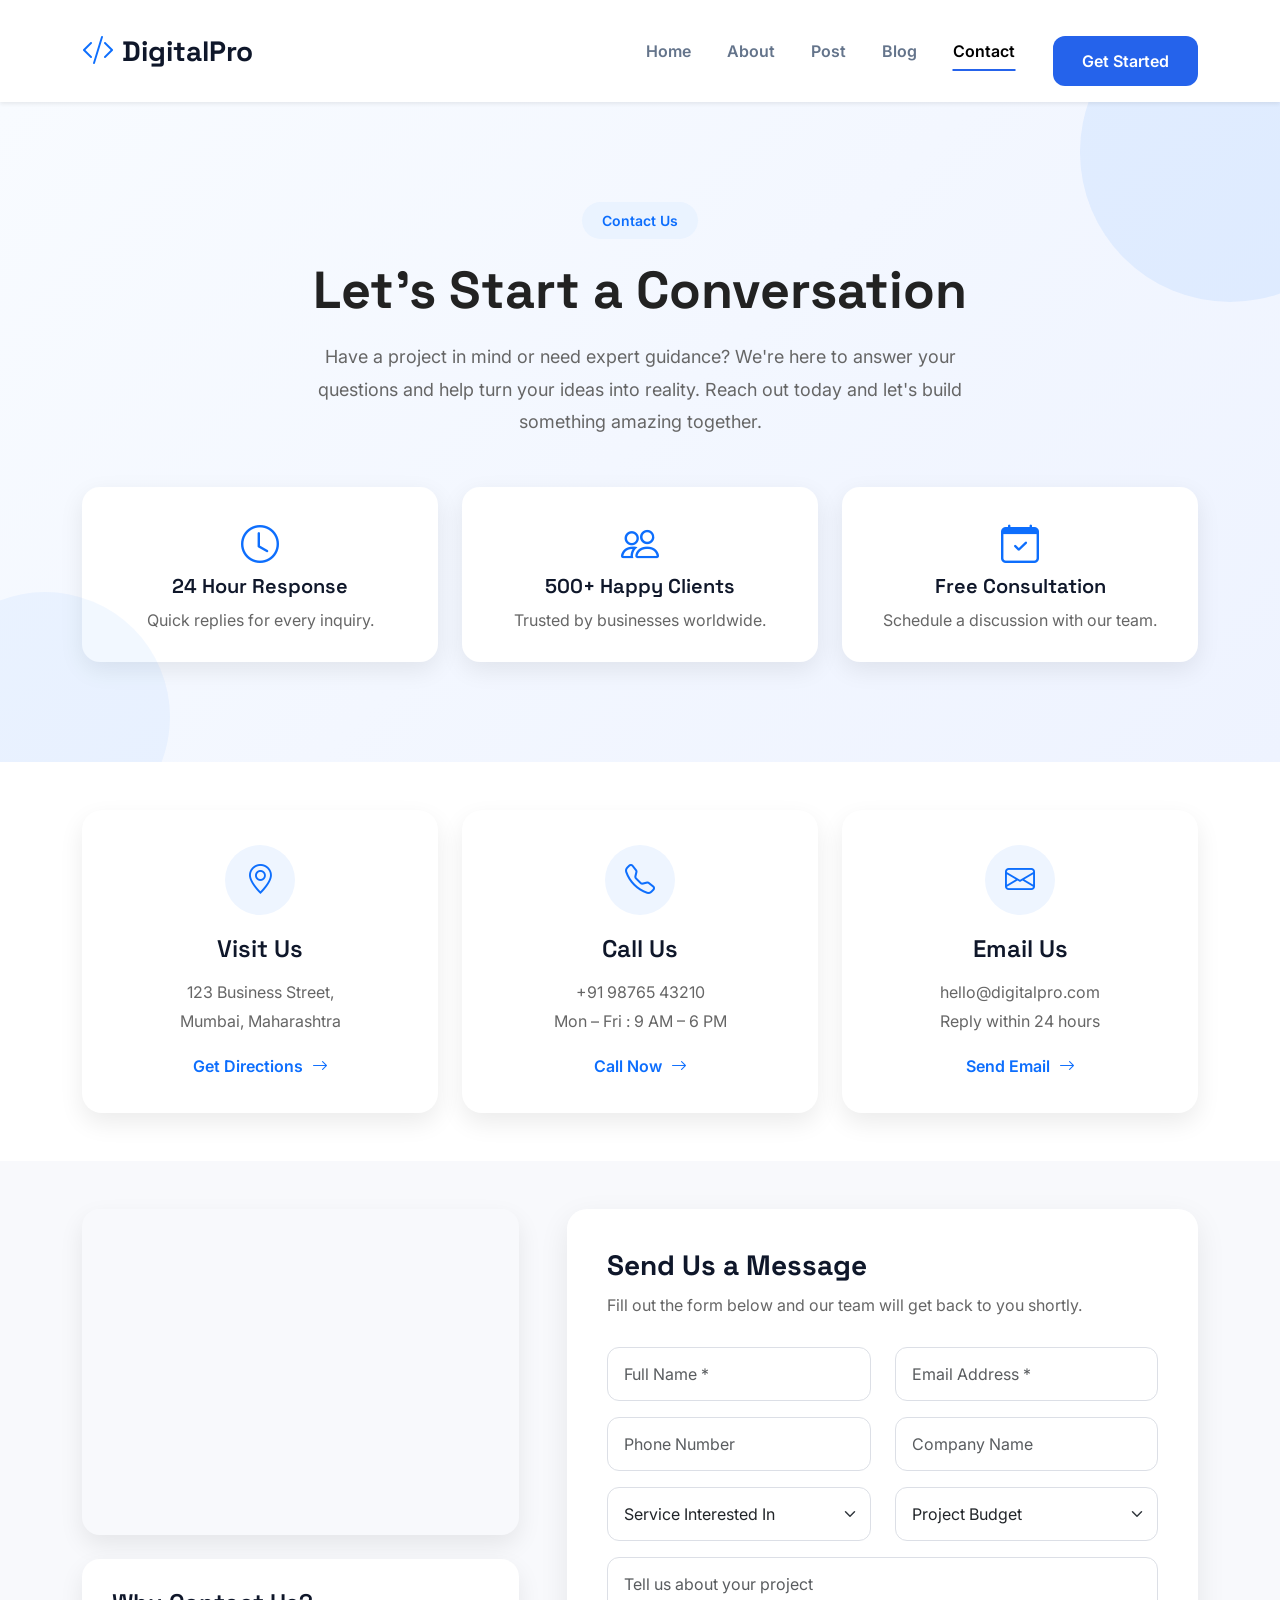
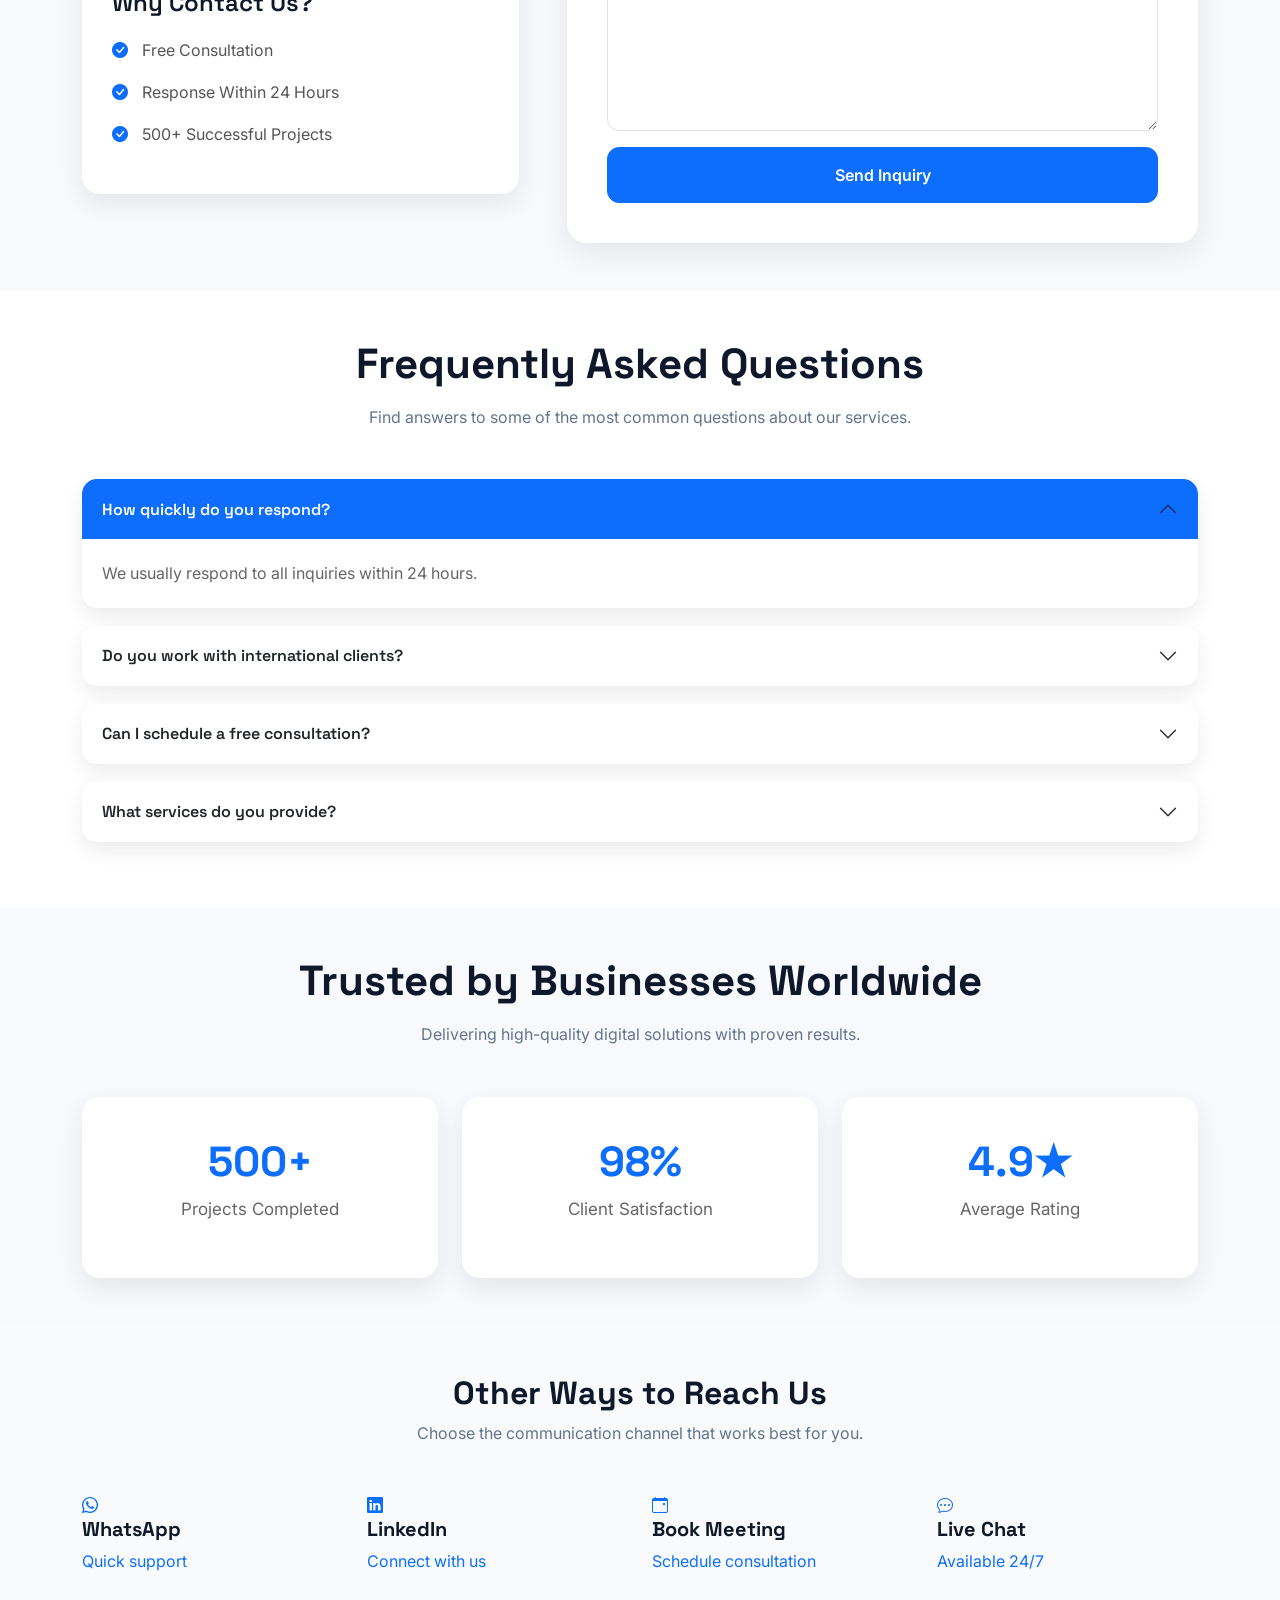
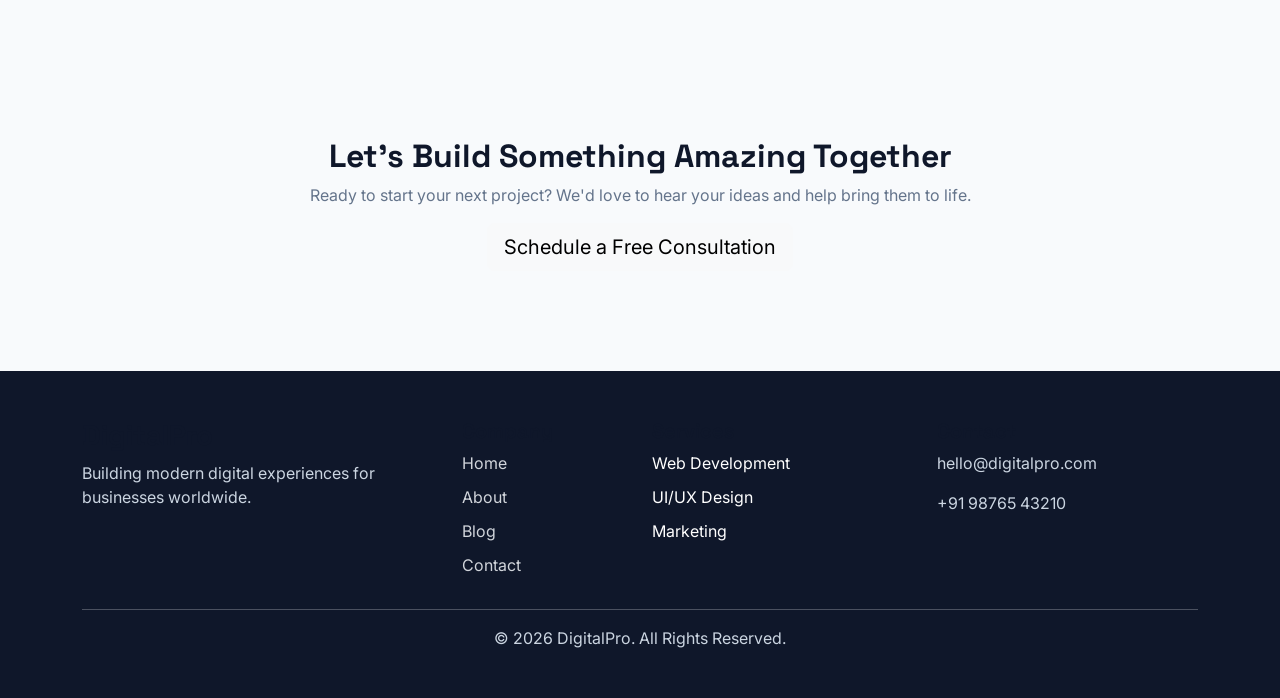
<file: contact.html>
<!DOCTYPE html>
<html lang="en">

<head>

    <meta charset="UTF-8">

    <meta name="viewport" content="width=device-width, initial-scale=1.0">

    <title>DigitalPro | Home</title>

    <!-- Google Fonts -->
    <link rel="preconnect" href="https://fonts.googleapis.com">
    <link rel="preconnect" href="https://fonts.gstatic.com" crossorigin>

    <link href="https://fonts.googleapis.com/css2?family=Inter:wght@300;400;500;600;700&family=Space+Grotesk:wght@400;500;600;700&display=swap" rel="stylesheet">

    <!-- Bootstrap CSS -->
    <link href="https://cdn.jsdelivr.net/npm/bootstrap@5.3.7/dist/css/bootstrap.min.css" rel="stylesheet">
    <!-- Bootstrap Icons -->
    <link rel="stylesheet" href="https://cdn.jsdelivr.net/npm/bootstrap-icons@1.13.1/font/bootstrap-icons.min.css">

    <!-- AOS CSS -->
    <link rel="stylesheet" href="https://unpkg.com/aos@2.3.4/dist/aos.css">

    <!-- Custom CSS -->
    <link rel="stylesheet" href="css/style.css">
    <link rel="stylesheet" href="css/responsive.css">

</head>

<body>
    <div id="navbar"></div>

<!-- Hero Section -->
<section class="contact-hero">
    <div class="container">

        <div class="hero-content text-center">

            <span class="hero-badge">
                Contact Us
            </span>

            <h1>
                Let's Start a Conversation
            </h1>

            <p class="hero-text">
                Have a project in mind or need expert guidance? We're here to
                answer your questions and help turn your ideas into reality.
                Reach out today and let's build something amazing together.
            </p>

            <div class="row g-4 justify-content-center mt-4">

                <div class="col-md-4">
                    <div class="hero-card">

                        <i class="bi bi-clock"></i>

                        <h5>24 Hour Response</h5>

                        <p>
                            Quick replies for every inquiry.
                        </p>

                    </div>
                </div>

                <div class="col-md-4">
                    <div class="hero-card">

                        <i class="bi bi-people"></i>

                        <h5>500+ Happy Clients</h5>

                        <p>
                            Trusted by businesses worldwide.
                        </p>

                    </div>
                </div>

                <div class="col-md-4">
                    <div class="hero-card">

                        <i class="bi bi-calendar-check"></i>

                        <h5>Free Consultation</h5>

                        <p>
                            Schedule a discussion with our team.
                        </p>

                    </div>
                </div>

            </div>

        </div>

    </div>
</section>

<!-- Contact Info -->
<section class="contact-info py-5">
    <div class="container">

        <div class="row g-4">

            <div class="col-lg-4 col-md-6">
                <div class="info-card">

                    <div class="info-icon">
                        <i class="bi bi-geo-alt"></i>
                    </div>

                    <h4>Visit Us</h4>

                    <p>
                        123 Business Street,<br>
                        Mumbai, Maharashtra
                    </p>

                    <a href="#">Get Directions <i class="bi bi-arrow-right"></i></a>

                </div>
            </div>

            <div class="col-lg-4 col-md-6">
                <div class="info-card">

                    <div class="info-icon">
                        <i class="bi bi-telephone"></i>
                    </div>

                    <h4>Call Us</h4>

                    <p>
                        +91 98765 43210<br>
                        Mon – Fri : 9 AM – 6 PM
                    </p>

                    <a href="tel:+919876543210">Call Now <i class="bi bi-arrow-right"></i></a>

                </div>
            </div>

            <div class="col-lg-4 col-md-6 mx-md-auto">
                <div class="info-card">

                    <div class="info-icon">
                        <i class="bi bi-envelope"></i>
                    </div>

                    <h4>Email Us</h4>

                    <p>
                        hello@digitalpro.com<br>
                        Reply within 24 hours
                    </p>

                    <a href="mailto:hello@digitalpro.com">Send Email <i class="bi bi-arrow-right"></i></a>

                </div>
            </div>

        </div>

    </div>
</section>

<!-- Contact Form Section -->
<section class="contact-form-section py-5">
    <div class="container">

        <div class="row g-5 align-items-start">

            <!-- Left Side -->
            <div class="col-lg-5">

                <div class="map-box">

                    <iframe
                        src="https://www.google.com/maps?q=Mumbai&output=embed"
                        allowfullscreen=""
                        loading="lazy">
                    </iframe>

                </div>

                <div class="contact-benefits mt-4">

                    <h4>Why Contact Us?</h4>

                    <ul>

                        <li>
                            <i class="bi bi-check-circle-fill"></i>
                            Free Consultation
                        </li>

                        <li>
                            <i class="bi bi-check-circle-fill"></i>
                            Response Within 24 Hours
                        </li>

                        <li>
                            <i class="bi bi-check-circle-fill"></i>
                            500+ Successful Projects
                        </li>

                    </ul>

                </div>

            </div>

            <!-- Right Side -->
            <div class="col-lg-7">

                <div class="contact-form">

                    <h3>Send Us a Message</h3>

                    <p>
                        Fill out the form below and our team will get back to
                        you shortly.
                    </p>

                    <form id="contactForm">

                        <div class="row">

                            <div class="col-md-6 mb-3">
                                <input
                                type="text"
                                class="form-control"
                                placeholder="Full Name *"
                                required>
                            </div>

                            <div class="col-md-6 mb-3">
                                <input
                                type="email"
                                class="form-control"
                                placeholder="Email Address *"
                                required>
                            </div>

                            <div class="col-md-6 mb-3">
                                <input type="text"
                                    class="form-control"
                                    placeholder="Phone Number">
                            </div>

                            <div class="col-md-6 mb-3">
                                <input type="text"
                                    class="form-control"
                                    placeholder="Company Name">
                            </div>

                            <div class="col-md-6 mb-3">

                                <select class="form-select">

                                    <option selected>
                                        Service Interested In
                                    </option>

                                    <option>
                                        Website Design
                                    </option>

                                    <option>
                                        Branding
                                    </option>

                                    <option>
                                        Development
                                    </option>

                                    <option>
                                        Digital Marketing
                                    </option>

                                </select>

                            </div>

                            <div class="col-md-6 mb-3">

                                <select class="form-select">

                                    <option selected>
                                        Project Budget
                                    </option>

                                    <option>
                                        ₹25k - ₹50k
                                    </option>

                                    <option>
                                        ₹50k - ₹1L
                                    </option>

                                    <option>
                                        ₹1L+
                                    </option>

                                </select>

                            </div>

                            <div class="col-12 mb-3">

                                <textarea
                                    class="form-control"
                                    rows="6"
                                    placeholder="Tell us about your project"></textarea>

                            </div>

                            <div class="col-12">

                                <button class="btn btn-primary w-100">

                                    Send Inquiry

                                </button>
                                <div id="successMessage" class="alert alert-success mt-3 d-none">
                                    ✅ Thank you! Your inquiry has been received. Our team will contact you within 24 hours.
                                </div>

                            </div>

                        </div>

                    </form>

                </div>

            </div>

        </div>

    </div>
</section>

<!-- FAQ Section -->
<section class="faq-section py-5">
    <div class="container">

        <div class="text-center mb-5">
            <h2 class="section-title">Frequently Asked Questions</h2>
            <p class="section-subtitle">
                Find answers to some of the most common questions about our services.
            </p>
        </div>

        <div class="accordion" id="faqAccordion">

            <div class="accordion-item">
                <h2 class="accordion-header">
                    <button class="accordion-button" type="button"
                        data-bs-toggle="collapse"
                        data-bs-target="#faq1">
                        How quickly do you respond?
                    </button>
                </h2>

                <div id="faq1"
                    class="accordion-collapse collapse show"
                    data-bs-parent="#faqAccordion">

                    <div class="accordion-body">
                        We usually respond to all inquiries within 24 hours.
                    </div>

                </div>
            </div>

            <div class="accordion-item">

                <h2 class="accordion-header">

                    <button class="accordion-button collapsed"
                        type="button"
                        data-bs-toggle="collapse"
                        data-bs-target="#faq2">

                        Do you work with international clients?

                    </button>

                </h2>

                <div id="faq2"
                    class="accordion-collapse collapse"
                    data-bs-parent="#faqAccordion">

                    <div class="accordion-body">
                        Yes. We work with businesses from different countries.
                    </div>

                </div>

            </div>

            <div class="accordion-item">

                <h2 class="accordion-header">

                    <button class="accordion-button collapsed"
                        type="button"
                        data-bs-toggle="collapse"
                        data-bs-target="#faq3">

                        Can I schedule a free consultation?

                    </button>

                </h2>

                <div id="faq3"
                    class="accordion-collapse collapse"
                    data-bs-parent="#faqAccordion">

                    <div class="accordion-body">
                        Absolutely! We offer a free consultation to discuss your project.
                    </div>

                </div>

            </div>

            <div class="accordion-item">

                <h2 class="accordion-header">

                    <button class="accordion-button collapsed"
                        type="button"
                        data-bs-toggle="collapse"
                        data-bs-target="#faq4">

                        What services do you provide?

                    </button>

                </h2>

                <div id="faq4"
                    class="accordion-collapse collapse"
                    data-bs-parent="#faqAccordion">

                    <div class="accordion-body">
                        We provide Web Design, Development, Branding, SEO and Digital Marketing solutions.
                    </div>

                </div>

            </div>

        </div>

    </div>
</section>

<!-- Trust Section -->
<section class="trust-section py-5">
    <div class="container">

        <div class="text-center mb-5">
            <h2 class="section-title">Trusted by Businesses Worldwide</h2>
            <p class="section-subtitle">
                Delivering high-quality digital solutions with proven results.
            </p>
        </div>

        <div class="row g-4">

            <div class="col-md-4">
                <div class="trust-card">
                    <h2>500+</h2>
                    <p>Projects Completed</p>
                </div>
            </div>

            <div class="col-md-4">
                <div class="trust-card">
                    <h2>98%</h2>
                    <p>Client Satisfaction</p>
                </div>
            </div>

            <div class="col-md-4">
                <div class="trust-card">
                    <h2>4.9★</h2>
                    <p>Average Rating</p>
                </div>
            </div>

        </div>

    </div>
</section>
<section class="contact-methods py-5">
    <div class="container">

        <div class="text-center mb-5">
            <h2>Other Ways to Reach Us</h2>
            <p>Choose the communication channel that works best for you.</p>
        </div>

        <div class="row g-4">

            <div class="col-md-3">
                <div class="method-card">
                    <a href="https://wa.me/919876543210" class="text-decoration-none">
                        <div class="method-card">
                            <i class="bi bi-whatsapp"></i>
                            <h5>WhatsApp</h5>
                            <p>Quick support</p>
                        </div>
                    </a>
                </div>
            </div>

        <div class="col-md-3">
            <div class="method-card">
                <a href="#" class="text-decoration-none">
                    <div class="method-card">
                        <i class="bi bi-linkedin"></i>
                        <h5>LinkedIn</h5>
                        <p>Connect with us</p>
                    </div>
                </a>
            </div>
        </div>

        <div class="col-md-3">
            <div class="method-card">
                <a href="#" class="text-decoration-none">
                    <div class="method-card">
                        <i class="bi bi-calendar-event"></i>
                        <h5>Book Meeting</h5>
                        <p>Schedule consultation</p>
                    </div>
                </a>
            </div>
        </div>

        <div class="col-md-3">
            <div class="method-card">
                <a href="#" class="text-decoration-none">
                    <div class="method-card">
                        <i class="bi bi-chat-dots"></i>
                        <h5>Live Chat</h5>
                        <p>Available 24/7</p>
                    </div>
                </a>
            </div>
        </div>

    </div>

    </div>
</section>

<section class="contact-cta">

    <div class="container text-center">

        <h2>Let's Build Something Amazing Together</h2>

        <p>
            Ready to start your next project? We'd love to hear your ideas and help bring them to life.
        </p>

        <a href="#" class="btn btn-light btn-lg">
            Schedule a Free Consultation
        </a>

    </div>

</section>
<div id="footer"></div>

    <!-- Bootstrap JS -->
    <script src="https://cdn.jsdelivr.net/npm/bootstrap@5.3.7/dist/js/bootstrap.bundle.min.js"></script>

    <!-- Custom JS -->
    <script src="js/script.js"></script>


    <!-- AOS JS -->
    <script src="https://unpkg.com/aos@2.3.4/dist/aos.js"></script>

    <script>
    AOS.init({
        duration:1000,
        once:true
    });
    </script>
    <script src="js/navbar.js"></script>
    <script src="js/footer.js"></script>
    <script src="js/contact.js"></script>
    <!-- PR Test -->
     <!-- Final contact page update -->
</body>

</html>
</file>
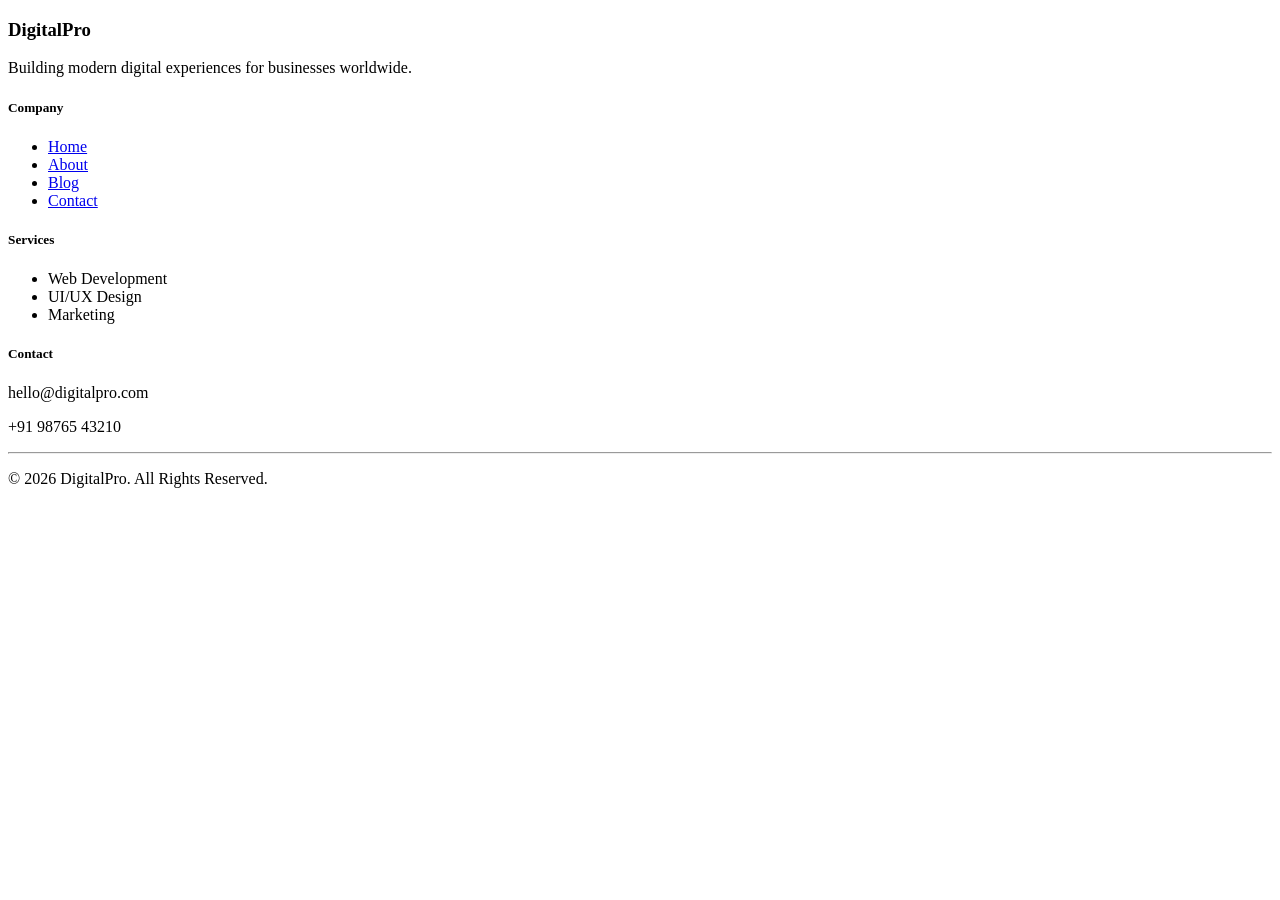
<file: footer.html>
<!DOCTYPE html>
<html lang="en">
<head>
    <meta charset="UTF-8">
    <meta name="viewport" content="width=device-width, initial-scale=1.0">
    <title>Document</title>
</head>
<body>
        <!-- Footer Start -->
<footer class="footer py-5">

    <div class="container">

        <div class="row">

            <div class="col-lg-4">

                <h3>DigitalPro</h3>

                <p>
                    Building modern digital experiences for businesses worldwide.
                </p>

            </div>

            <div class="col-lg-2">

                <h5>Company</h5>

                <ul class="list-unstyled">

                    <li><a href="index.html">Home</a></li>
                    <li><a href="about.html">About</a></li>
                    <li><a href="blog.html">Blog</a></li>
                    <li><a href="contact.html">Contact</a></li>

                </ul>

            </div>

            <div class="col-lg-3">

                <h5>Services</h5>

                <ul class="list-unstyled">

                    <li>Web Development</li>
                    <li>UI/UX Design</li>
                    <li>Marketing</li>

                </ul>

            </div>

            <div class="col-lg-3">

                <h5>Contact</h5>

                <p>hello@digitalpro.com</p>

                <p>+91 98765 43210</p>

            </div>

        </div>

        <hr>

        <p class="text-center mb-0">
            © 2026 DigitalPro. All Rights Reserved.
        </p>

    </div>

</footer>


    <!-- Footer End -->
</body>
</html>
</file>
<file: css/style.css>
/* =========================
   Google Font
========================= */

@import url('https://fonts.googleapis.com/css2?family=Inter:wght@400;500;600;700&family=Space+Grotesk:wght@500;600;700&display=swap');
/* =========================
   Design System
========================= */

:root{

    /* Brand Colors */

    --primary:#2563EB;
    --secondary:#06B6D4;
    --accent:#38BDF8;

    /* Neutral Colors */

    --dark:#0F172A;
    --background:#F8FAFC;
    --white:#FFFFFF;
    --text:#64748B;

    /* UI */

    --radius:16px;
    --shadow:0 10px 30px rgba(15,23,42,.08);
    --transition:.3s ease;

}
/* =========================
   Reset
========================= */

*{
    margin:0;
    padding:0;
    box-sizing:border-box;
}

body{

    font-family:'Inter',sans-serif;

    color:var(--text);

    background:var(--background);

}
a{
    text-decoration:none;
}

img{
    max-width:100%;
    display:block;
}

h1,h2,h3,h4,h5,h6{

    font-family:'Space Grotesk',sans-serif;

    font-weight:700;

    color:var(--dark);

}

section{

    padding:100px 0;

}
.btn-dark{
    background:var(--dark);
    color:var(--white);
    border:none;
    border-radius:12px;
    transition:var(--transition);
}

.btn-dark:hover{
    background:var(--primary);
    transform:translateY(-3px);
}

.btn-outline-dark{

    border-radius:12px;

    transition:var(--transition);

}

.btn-outline-dark:hover{

    transform:translateY(-3px);

}

.btn-primary-custom{
    background:var(--primary);
    color:#fff;
    padding:12px 26px;
    border-radius:10px;
    text-decoration:none;
    margin-top:20px;
}

.btn-primary-custom:hover{
    background:#1d4ed8;
    color:#fff;
}


/* =========================
   Navbar
========================= */

/* =========================
   Premium Navbar
========================= */

.navbar{
    position: sticky;
    top: 0;
    z-index: 999;
    background: rgba(255,255,255,.95);
    backdrop-filter: blur(10px);
    padding: 16px 0;
    box-shadow: 0 2px 20px rgba(0,0,0,.06);
    transition: .3s;
}

.navbar-brand{
    font-size: 30px;
    font-weight: 700;
    color: var(--dark) !important;
    font-family: 'Space Grotesk', sans-serif;
}

.navbar-brand i{
    color: var(--primary);
    transition: .3s;
}

.navbar-brand:hover i{
    transform: rotate(-10deg);
}

.navbar-nav{
    gap: 8px;
}

.nav-link{
    position: relative;
    color: var(--text);
    font-weight: 600;
    padding: 8px 14px !important;
    transition: .3s;
}

.nav-link:hover{
    color: var(--primary);
}

.nav-link::after{
    content: "";
    position: absolute;
    left: 50%;
    bottom: 0;
    width: 0;
    height: 2px;
    background: var(--primary);
    transform: translateX(-50%);
    transition: .3s;
}

.nav-link:hover::after,
.nav-link.active::after{
    width: 70%;
}

.nav-link.active{
    color: var(--primary);
}

.btn-primary-custom{
    background: var(--primary);
    color: #fff;
    padding: 12px 28px;
    border-radius: 12px;
    text-decoration: none;
    font-weight: 600;
    transition: .3s;
}

.btn-primary-custom:hover{
    background: #1d4ed8;
    color: #fff;
    transform: translateY(-3px);
    box-shadow: 0 10px 20px rgba(37,99,235,.25);
}

.navbar-toggler{
    border: none;
    box-shadow: none !important;
}

.navbar-toggler:focus{
    box-shadow: none !important;
}

/* =========================
   Hero Section
========================= */

.hero{
    background:var(--background);
    padding:90px 0;
}

.hero-title{

    font-size:55px;
    font-weight:700;
    line-height:1.2;

}

.hero-text{

    color:var(--text);

    font-size:18px;

    max-width:500px;

    line-height:1.8;

}

.hero-image{
    background:#E2E8F0;
    height:380px;
    border-radius:var(--radius);
    overflow:hidden;
}

.hero-image img{
    width:100%;
    height:100%;
    object-fit:cover;
    border-radius:var(--radius);
    display:block;
}

.hero-stats{
display:flex;
gap:40px;
margin-top:30px;
flex-wrap:wrap;
}

.hero-stats h3{
font-size:32px;
font-weight:700;
color:var(--primary);
margin-bottom:5px;
}

.hero-stats p{
margin:0;
color:var(--text);
font-size:15px;
}

/* =========================
   Services
========================= */

.section-title{

    font-size:42px;

    font-weight:700;

    color:var(--dark);

}

.section-subtitle{

    color:var(--text);

    max-width:600px;

    margin:15px auto 0;

    line-height:1.7;

}

.service-card{

    background:var(--white);

    padding:35px 25px;

    border-radius:var(--radius);

    text-align:center;

    box-shadow:var(--shadow);

    transition:var(--transition);

    height:100%;

}

.service-card:hover{
    transform:translateY(-10px);
}

.service-icon{

    font-size:48px;
    color:var(--primary);
    margin-bottom:20px;
    display:flex;
    justify-content:center;
    align-items:center;

}

.service-card h4{
    font-weight:600;
    margin-bottom:15px;
}

.service-card p{
    color:var(--text);
}

.service-link{
display:inline-block;
margin-top:15px;
font-weight:600;
text-decoration:none;
color:var(--primary);
transition:.3s;
}

.service-link:hover{
padding-left:8px;
}

/* ==========================
   Portfolio
========================== */

.portfolio{
   background:var(--background);
}

.portfolio-card{

    background:var(--white);

    border-radius:16px;

    overflow:hidden;

    box-shadow:0 8px 25px rgba(0,0,0,.08);

    transition:.3s;

    height:100%;

}

.portfolio-card:hover{

    transform:translateY(-8px);

}


.portfolio-image{
    height:220px;
    overflow:hidden;
}

.portfolio-image img{
    width:100%;
    height:100%;
    object-fit:cover;
    display:block;
}

.portfolio-content{

    padding:25px;

}

.portfolio-content h4{

    font-weight:600;

    margin-bottom:15px;

}

.portfolio-content p{

    color:var(--text);

    margin-bottom:20px;

}

/*==========================
WHO WE ARE
==========================*/

/*=========================
WHO WE ARE (Home)
=========================*/

.about-home{
    background: var(--background);
    padding:90px 0;
}

.about-image{
    height:380px;
    overflow:hidden;
    border-radius:16px;
}

.about-image img{
    width:100%;
    height:100%;
    object-fit:cover;
    display:block;
}

.about-home h2{
    font-size:42px;
    font-weight:700;
    margin-bottom:20px;
}

.about-home p{
    color:var(--text);
    line-height:1.8;
    margin-bottom:20px;
}
/* ==========================
   Testimonials
========================== */

.testimonials{
    background:var(--background);
}

.testimonial-card{
   background:var(--white);
    padding:30px;
    border-radius:16px;
    box-shadow:0 8px 25px rgba(0,0,0,.08);
    transition:.3s;
    height:100%;
}

.testimonial-card:hover{
    transform:translateY(-8px);
}

.testimonial-card p{
    color:var(--text);
    line-height:1.8;
    font-style:italic;
}

.testimonial-card h5{
    margin-top:20px;
    margin-bottom:5px;
    font-weight:600;
}

.testimonial-card span{
    background:var(--dark);
    font-size:14px;
}

.stars{
    color:#fbbf24;
    font-size:16px;
    margin-bottom:15px;
}

.testimonial-card small{
    display:block;
    color:#777;
    margin-bottom:15px;
}

.testimonial-card{
    position:relative;
}

.testimonial-card::before{
    content:"❝";
    position:absolute;
    top:15px;
    right:20px;
    font-size:50px;
    color:#e5e7eb;
    font-family:serif;
}

/* CTA */

.cta{
    background:linear-gradient(135deg,#0F172A,#2563EB);
    padding:90px 0;
}

.cta-box{
    max-width:800px;
    margin:auto;
    color:#fff;
}

.cta-box h2{
    font-size:48px;
    font-weight:700;
    margin:20px 0;
}

.cta-box p{
    color:#dbeafe;
    max-width:650px;
    margin:auto;
    line-height:1.8;
    margin-bottom:35px;
}

.cta-box .btn{
    padding:14px 30px;
    border-radius:12px;
    font-weight:600;
}

.cta-box .btn-outline-light:hover{
    background:#fff;
    color:#2563EB;
}

.culture-img img{
    width:100%;
    height:250px;
    object-fit:cover;
    border-radius:16px;
}

/* Footer */

.footer{
    background:var(--dark);
    color:#fff;
}

.footer a{
    color:#d1d5db;
}

.footer li{
    margin-bottom:10px;
}

.footer p{
    color:#cbd5e1;
}


/* ==========================
   About Hero
========================== */

.about-hero{
    background:var(--background);
    padding: 90px 0 60px;
}

.about-title{
    font-size:70px;
    font-weight:700;
    margin-bottom:20px;
}

.about-hero p{
    font-size:20px;
    color:var(--text);
    max-width:700px;
    margin:auto;
    line-height:1.8;
}

/*=========================
WHO WE ARE
=========================*/

.about-company{
    padding:100px 0;
}

.company-image{
    height:380px;
    border-radius:16px;
    overflow:hidden;
}

.company-image img{
    width:100%;
    height:100%;
    object-fit:cover;
    display:block;
}

.about-company h2{
    font-size:42px;
    font-weight:700;
    margin-bottom:20px;
}

.about-company p{
    color:var(--text);
    line-height:1.8;
    margin-bottom:25px;
}

.about-list{
    list-style:none;
    padding:0;
}

.about-list li{
    margin-bottom:15px;
    position:relative;
    padding-left:28px;
}

.about-list li::before{
    content:"✔";
    position:absolute;
    left:0;
    color:#198754;
    font-weight:bold;
}

/*=========================
    TEAM SECTION
=========================*/

.team-section{
    padding:100px 0;
   background:var(--white);
}

.team-card{
   background:var(--white);
    box-shadow:var(--shadow);
    transition:var(--transition);
    border-radius:12px;
    text-align:center;
    padding:30px 20px;
    box-shadow:0 10px 30px rgba(0,0,0,.08);
    transition:.4s;
}

.team-card:hover{
    transform:translateY(-8px);
    box-shadow:0 20px 40px rgba(0,0,0,.12);
}

.team-img{
    width:120px;
    height:120px;
    margin:auto;
    margin-bottom:20px;
    border-radius:50%;
    overflow:hidden;
}

.team-img img{
    width:100%;
    height:100%;
    object-fit:cover;
    display:block;
}

.team-card h5{
    font-weight:700;
    margin-bottom:8px;
}

.team-card span{
    display:block;
    color:var(--text);
    margin-bottom:18px;
}

.team-social a{
    display:inline-flex;
    justify-content:center;
    align-items:center;
    width:38px;
    height:38px;
    margin:0 4px;
    border-radius:50%;
    background:#f3f3f3;
    color:#222;
    transition:.3s;
}

.team-social a:hover{
    background:var(--primary);
    color:var(--white);
}

/* ==========================
   Timeline Section
========================== */

.timeline-section{
    padding:100px 0;
    background:var(--background);
}

.timeline-title{
    font-size:48px;
    font-weight:700;
    color:var(--dark);
    text-align:center;
    margin-bottom:15px;
}

.timeline-subtitle{
    text-align:center;
    color:var(--text);
    font-size:18px;
    margin-bottom:70px;
}

.timeline{
    position:relative;
    max-width:1000px;
    margin:auto;
}

.timeline::before{
    content:"";
    position:absolute;
    left:50%;
    top:0;
    transform:translateX(-50%);
    width:4px;
    height:100%;
    background:#CBD5E1;
}

.timeline-item{
    position:relative;
    width:50%;
    padding:0 40px;
    margin-bottom:40px;
}

.timeline-item.left{
    left:0;
}

.timeline-item.right{
    left:50%;
}

.timeline-dot{
    position:absolute;
    top:28px;
    width:16px;
    height:16px;
    background:var(--primary);
    border:4px solid var(--white);
    border-radius:50%;
    z-index:2;
}

.timeline-item.left .timeline-dot{
    right:-8px;
}

.timeline-item.right .timeline-dot{
    left:-8px;
}

.timeline-card{
    background:var(--white);
    padding:30px;
    border-radius:16px;
    border-left:4px solid var(--primary);
    box-shadow:0 12px 30px rgba(15,23,42,.08);
    transition:var(--transition);
}

.timeline-card:hover{
    transform:translateY(-8px);
    box-shadow:0 18px 40px rgba(37,99,235,.18);
}

.timeline-card h4{
    color:var(--primary);
    font-size:28px;
    font-weight:700;
    margin-bottom:15px;
}

.timeline-card p{
    color:var(--text);
    line-height:1.8;
    margin:0;
}


/* ==========================
      Blog Hero
========================== */

.blog-hero{

    background:var(--background);
    padding:80px 0 50px;

}

.blog-title{

    font-size:56px;
    font-weight:700;
    color:var(--dark);
    margin-bottom:20px;

}

.blog-subtitle{

    max-width:700px;
    margin:auto;
    color:var(--text);
    font-size:18px;
    line-height:1.8;

}

.blog-stats{
    display:flex;
    justify-content:center;
    align-items:center;
    gap:40px;
    flex-wrap:wrap;
    margin:35px 0 25px;
}

.blog-stats span{
    display:flex;
    align-items:center;
    gap:8px;
    color:#64748b;
    font-size:17px;
    font-weight:500;
}

.blog-stats i{
    color:#2563eb;
    font-size:18px;
}

.recent-post{
    display:flex;
    align-items:center;
    gap:15px;
    margin-bottom:20px;
}

.recent-post img{
    width:70px;
    height:70px;
    object-fit:cover;
    border-radius:10px;
}

.recent-post h6{
    margin:0;
    font-size:15px;
    font-weight:600;
}

.recent-post small{
    color:#777;
}

/* =========================
   Blog Categories
========================= */

.blog-categories{
    margin-top:30px;
    display:flex;
    justify-content:center;
    flex-wrap:wrap;
    gap:12px;
}

.blog-categories a{
    display:inline-block;
    padding:10px 20px;
    background:#f5f7ff;
    color:var(--primary);
    border:1px solid #dbeafe;
    border-radius:30px;
    text-decoration:none;
    font-size:15px;
    font-weight:600;
    transition:0.3s ease;
}

.blog-categories a:hover,
.blog-categories a.active{
    background:var(--primary);
    color:#fff;
    transform:translateY(-2px);
    box-shadow:0 8px 20px rgba(37,99,235,0.25);
}

.comment-item:last-child{
    border:none;
}

.comment-item strong{
    display:block;
}

.comment-item p{
    margin:0;
    font-size:14px;
    color:#777;
}

.archive-item{
    display:flex;
    justify-content:space-between;
    align-items:center;
    padding:12px 0;
    border-bottom:1px solid #eee;
    font-size:15px;
    color:#555;
    transition:.3s;
}

.archive-item:last-child{
    border-bottom:none;
}

.archive-item:hover{
    color:#2563EB;
    padding-left:8px;
    cursor:pointer;
}

/* ==========================
      Featured Blog
========================== */

.featured-blog{

    padding:100px 0;
    background:var(--white);
    padding-top:20px;

}

.featured-image{
    height:420px;
    border-radius:16px;
    overflow:hidden;
    box-shadow:0 12px 30px rgba(0,0,0,.08);
}

.featured-image img{
    width:100%;
    height:100%;
    object-fit:cover;
    transition:.4s;
}

.featured-image:hover img{
    transform:scale(1.05);
}

.featured-tag{

    display:inline-block;

    background:#DBEAFE;
    color:var(--primary);

    padding:8px 18px;

    border-radius:30px;

    font-size:14px;
    font-weight:600;

    margin-bottom:20px;

}

.featured-title{

    font-size:40px;
    line-height:1.3;
    margin-bottom:20px;

}

.featured-text{

    color:var(--text);
    line-height:1.8;
    font-size:17px;

    margin-bottom:25px;

}

.featured-meta{

    display:flex;
    gap:25px;
    flex-wrap:wrap;

    color:var(--text);
    font-size:15px;

}

/* ==========================
      Blog Content
========================== */

.blog-content{

    padding:90px 0;
    background:var(--background);

}

.blog-card{

    background:var(--white);

    border-radius:16px;

    overflow:hidden;

    box-shadow:var(--shadow);

     transition:.3s;

}

.blog-card:hover{

    transform:translateY(-8px);
    box-shadow:0 15px 35px rgba(0,0,0,.12);

}

.blog-card-img img{
    width:100%;
    height:220px;
    object-fit:cover;
}

.blog-card-img img{
    width:100%;
    height:100%;
    object-fit:cover;
    transition:.4s;
}

.blog-card:hover .blog-card-img img{
    transform:scale(1.05);
}

.blog-card .btn{
    min-width:140px;
    text-align:center;
}
.blog-card-body{

    padding:30px;

}

.blog-meta{

    display:flex;

    gap:20px;

    flex-wrap:wrap;

    font-size:14px;

    color:var(--text);

    margin-bottom:15px;

}

.blog-card h3{

    font-size:28px;

    margin-bottom:15px;

}

.blog-card p{

    color:var(--text);

    line-height:1.8;

    margin-bottom:25px;

}

/* Sidebar */

.sidebar{
    position:sticky;
    top:100px;
}

.sidebar-box{
    background:var(--white);
    padding:25px;
    border-radius:16px;
    box-shadow:var(--shadow);
    margin-bottom:30px;
    transition:.3s;
}

.sidebar-box:hover{
    transform:translateY(-5px);
    box-shadow:0 15px 35px rgba(0,0,0,.12);
}

.sidebar-list li{
    padding:12px 0;
    border-bottom:1px solid #E2E8F0;
    transition:.3s;
    cursor:pointer;
}

.sidebar-list li:hover{
    color:var(--primary);
    padding-left:8px;
}

.category-tags span{
    background:#DBEAFE;
    color:var(--primary);
    padding:8px 15px;
    border-radius:30px;
    font-size:14px;
    font-weight:500;
    transition:.3s;
    cursor:pointer;
}

.category-tags span:hover{
    background:var(--primary);
    color:var(--white);
}

/* ==========================
      Pagination
========================== */

.blog-pagination{

    padding-bottom:90px;

}

.pagination .page-link{

    color:var(--dark);
    border:none;
    margin:0 6px;
    border-radius:10px;
    padding:12px 18px;
    box-shadow:var(--shadow);
    transition:var(--transition);

}

.pagination .page-item.active .page-link{

    background:var(--primary);
    color:var(--white);

}

.pagination .page-link:hover{

    background:var(--primary);
    color:var(--white);

}

/* ==========================
      Newsletter
========================== */

.newsletter{

    padding:100px 0;

    background:var(--dark);

}

.newsletter-box{

    max-width:750px;

    margin:auto;

}

.newsletter h2{

    color:var(--white);

    font-size:42px;

    margin-bottom:20px;

}

.newsletter p{

    color:#CBD5E1;

    margin-bottom:35px;

    line-height:1.8;

}

.newsletter-form{

    display:flex;

    justify-content:center;

    gap:15px;

    flex-wrap:wrap;

}

.newsletter-form input{

    width:380px;
    height:52px;
    padding:15px 20px;
    border:none;
    border-radius:12px;
    outline:none;

}

.newsletter-form button{

    height:52px;
    background:var(--primary);
    color:var(--white);
    border:none;
    padding:15px 30px;
    border-radius:12px;
    font-weight:600;
    transition:var(--transition);

}

.newsletter-form button:hover{

    background:var(--secondary);

}

.newsletter-form input,
.newsletter-form button{
    height:52px;
}


/* ==========================
      Post Hero
========================== */
.reading-progress{

    position:fixed;
    top:0;
    left:0;

    width:100%;
    height:4px;

    background:#e5e7eb;

    z-index:9999;

}

.reading-progress-bar{

    width:0;
    height:100%;

    background:var(--primary);

}

.post-hero{
    background:#0F172A;
    color:#fff;
    padding:120px 0 90px;
    text-align:center;
}

.post-category{

    display:inline-block;

    padding:8px 18px;

    border-radius:30px;

    background:rgba(255,255,255,.1);

    color:#fff;

    font-size:14px;

    margin-bottom:20px;

}

.post-title{
    font-size:56px;
    font-weight:700;
    color:#fff;
    line-height:1.2;
    margin:25px 0;
    max-width:900px;
    margin-left:auto;
    margin-right:auto;
}

.hero-desc{

    max-width:700px;
    margin:25px auto;
    color:#CBD5E1;
    line-height:1.8;
    font-size:18px;

}

.post-meta{

    display:flex;
    justify-content:center;
    align-items:center;
    gap:25px;
    flex-wrap:wrap;
    margin-top:35px;

}

.author-mini{

    display:flex;

    align-items:center;

    gap:12px;

}

.author-mini img{

    width:55px;

    height:55px;

    border-radius:50%;

    object-fit:cover;

}

.hero-social{

    margin-top:25px;

}

.hero-social a{

    width:42px;

    height:42px;

    display:inline-flex;

    justify-content:center;

    align-items:center;

    margin:0 6px;

    border-radius:50%;

    background:rgba(255,255,255,.08);

    color:#fff;

    transition:.3s;

}

.hero-social a:hover{

    background:var(--primary);

}
/* ==========================
      Blog Post
========================== */

.blog-post{

    background:#fff;

}

.post-image{

    overflow:hidden;

    border-radius:20px;

    box-shadow:0 15px 40px rgba(0,0,0,.12);

}

.post-image img{
    width:100%;
    height:450px;
    object-fit:cover;
    border-radius:20px;
}

.post-content{
    max-width:760px;
    margin:auto;
}

.post-content h2{

    font-size:40px;
    margin-bottom:20px;

}

.post-content h3{

    margin-top:45px;
    margin-bottom:18px;
    font-size:30px;

}

.post-content p{

    font-size:17px;
    color:#555;
    line-height:1.9;
    margin-bottom:22px;

}

.post-content ul{

    padding-left:22px;

}

.post-content li{

    margin-bottom:12px;

    font-size:17px;

}

.post-quote{

    margin:50px 0;

    padding:35px;

    border-left:5px solid var(--primary);

    background:#F8FAFC;

    font-size:24px;

    font-style:italic;

    color:#1E293B;

    border-radius:12px;

}

.post-note{

    margin:45px 0;

    background:#DBEAFE;

    border-left:5px solid var(--primary);

    padding:30px;

    border-radius:12px;

}

.post-note h5{

    font-weight:700;

    margin-bottom:12px;

}

.blog-card-img{
    height:220px;
    overflow:hidden;
    border-radius:16px 16px 0 0;
}

.blog-card-img img{
    width:100%;
    height:100%;
    object-fit:cover;
    transition:.4s;
}

.blog-card:hover .blog-card-img img{
    transform:scale(1.05);
}

/*==========================
Author
==========================*/

.author-box{

display:flex;

align-items:center;

gap:35px;

padding:40px;

background:#fff;

border-radius:20px;

box-shadow:0 15px 40px rgba(0,0,0,.08);

}
.author-image img{
    width:90px;
    height:90px;
    border-radius:50%;
    object-fit:cover;
}

.author-photo{

width:140px;

height:140px;

border-radius:50%;

object-fit:cover;

}

.author-role{

color:var(--primary);

font-weight:600;

}

.author-info h3{

margin:10px 0;

}

.author-social{

margin-top:18px;

}

.author-social a{

display:inline-flex;

justify-content:center;

align-items:center;

width:42px;

height:42px;

margin-right:10px;

border-radius:50%;

background:#EEF2FF;

color:var(--primary);

transition:.3s;

}

.author-social a:hover{

background:var(--primary);

color:#fff;

}


/*==========================
Navigation
==========================*/

.nav-card{

padding:30px;

background:#fff;

border-radius:18px;

box-shadow:0 12px 30px rgba(0,0,0,.08);

transition:.3s;

height:100%;

}

.nav-card:hover{

transform:translateY(-8px);

}

.nav-card small{

color:var(--primary);

font-weight:600;

}

.nav-card h5{

margin-top:10px;

}


/*==========================
Related
==========================*/

.related-posts{

background:#F8FAFC;

}

/*==========================
Comments
==========================*/

.comments-section{

padding:100px 0;

background:#F8FAFC;

}

.comment-box{
    border-radius:15px;
    padding:20px;
    box-shadow:var(--shadow);
    background:#fff;
    margin-bottom:20px;
    transition:.3s;
}

.comment-box:hover{
    transform:translateY(-5px);
}

.comment-avatar{

width:70px;
height:70px;
border-radius:50%;
object-fit:cover;

}

.comment-form{

background:#fff;
padding:30px;
border-radius:18px;
box-shadow:0 10px 25px rgba(0,0,0,.08);

}

.comment-form textarea{

resize:none;

}

/*==========================
CTA
==========================*/
.cta-section{
    background:var(--dark);
    color:#fff;
    padding:100px 0;
}


.cta-box{

max-width:800px;
margin:auto;
color:#fff;
padding:70px;

}

.cta-box h2{

font-size:42px;
margin-bottom:20px;

}

.cta-box p{

color: #fff;
margin-bottom:35px;
line-height:1.8;

}

.cta-box .btn{
    padding:14px 30px;
    border-radius:50px;
}



/* ===========================
   Contact Hero
=========================== */

.contact-hero{
    background: linear-gradient(135deg, #f8fbff, #eef3ff);
    padding: 100px 0;
    position: relative;
    overflow: hidden;
}

.contact-hero::before{
    content: "";
    position: absolute;
    width: 300px;
    height: 300px;
    background: rgba(13,110,253,.08);
    border-radius: 50%;
    top: -100px;
    right: -100px;
}

.contact-hero::after{
    content: "";
    position: absolute;
    width: 250px;
    height: 250px;
    background: rgba(13,110,253,.05);
    border-radius: 50%;
    bottom: -80px;
    left: -80px;
}

.hero-badge{

    display:inline-block;

    padding:8px 20px;

    background:#eaf3ff;

    color:#0d6efd;

    border-radius:30px;

    font-size:14px;

    font-weight:600;

    margin-bottom:20px;

}

.contact-hero h1{

    font-size:52px;

    font-weight:700;

    color:#222;

    margin-bottom:20px;

}

.hero-text{

    max-width:700px;

    margin:auto;

    color:#666;

    font-size:18px;

    line-height:1.8;

}

.hero-card{

    background:#fff;

    padding:30px 25px;

    border-radius:18px;

    box-shadow:0 8px 25px rgba(0,0,0,.08);

    transition:.3s;

    height:100%;

}

.hero-card:hover{

    transform:translateY(-8px);

    box-shadow:0 18px 35px rgba(0,0,0,.12);

}

.hero-card i{

    font-size:38px;

    color:#0d6efd;

    margin-bottom:15px;

}

.hero-card h5{

    font-weight:600;

    margin-bottom:10px;

}

.hero-card p{

    color:#666;

    margin:0;

}

@media(max-width:768px){

.contact-hero{

padding:90px 0 70px;

}

.contact-hero h1{

font-size:38px;

}

.hero-text{

font-size:16px;

}

}

/*=========================
 Contact Info
=========================*/

.contact-info{

    background:#fff;

}

.info-card{

    background:#fff;

    border-radius:18px;

    padding:35px 30px;

    text-align:center;

    box-shadow:0 10px 25px rgba(0,0,0,.08);

    transition:.3s;

    height:100%;

}

.info-card:hover{

    transform:translateY(-8px);

    box-shadow:0 18px 35px rgba(0,0,0,.12);

}

.info-icon{

    width:70px;

    height:70px;

    margin:auto;

    border-radius:50%;

    background:#eef5ff;

    display:flex;

    justify-content:center;

    align-items:center;

    margin-bottom:20px;

}

.info-icon i{

    font-size:30px;

    color:#0d6efd;

}

.info-card h4{

    font-weight:600;

    margin-bottom:15px;

}

.info-card p{

    color:#666;

    line-height:1.8;

    margin-bottom:18px;

}

.info-card a{

    text-decoration:none;

    color:#0d6efd;

    font-weight:600;

}

.info-card a i{

    margin-left:5px;

    transition:.3s;

}

.info-card:hover a i{

    margin-left:10px;

}

.info-card{
    transition: all .3s ease;
    border-radius: 20px;
}

.info-card:hover{
    transform: translateY(-8px);
    box-shadow: 0 20px 40px rgba(0,0,0,.12);
}

/*==========================
 Contact Form
==========================*/

.contact-form-section{

    background:#f8f9fc;

}

.map-box{

    overflow:hidden;

    border-radius:18px;

    box-shadow:0 10px 25px rgba(0,0,0,.08);

}

.map-box iframe{

    width:100%;

    height:320px;

    border:0;

}

.contact-benefits{

    background:#fff;

    padding:30px;

    border-radius:18px;

    box-shadow:0 10px 25px rgba(0,0,0,.08);

}

.contact-benefits h4{

    margin-bottom:20px;

    font-weight:600;

}

.contact-benefits ul{

    padding:0;

    margin:0;

    list-style:none;

}

.contact-benefits li{

    margin-bottom:18px;

    color:#555;

    font-size:16px;

}

.contact-benefits i{

    color:#0d6efd;

    margin-right:10px;

}

.contact-form{

    background:#fff;

    padding:40px;

    border-radius:20px;

    box-shadow:0 10px 30px rgba(0,0,0,.08);

}

.contact-form h3{

    font-weight:700;

    margin-bottom:10px;

}

.contact-form p{

    color:#666;

    margin-bottom:30px;

}

.form-control,
.form-select{
    border-radius: 12px;
    border: 1px solid #dcdfe6;
    transition: all .3s ease;
    padding: 14px 16px;
}

.form-control:focus,
.form-select:focus{
    border-color: #0d6efd;
    box-shadow: 0 0 0 .2rem rgba(13,110,253,.15);
}

.contact-form .btn{

    padding:15px;

    border-radius:12px;

    font-weight:600;

}

.contact-cta .btn{
    transition: all .3s ease;
}

.contact-cta .btn:hover{
    transform: translateY(-4px);
    box-shadow: 0 15px 30px rgba(0,0,0,.15);
}

/*=========================
 FAQ
=========================*/

.faq-section{

    background:#fff;

}

.accordion-item{

    border:none;

    border-radius:15px !important;

    margin-bottom:18px;

    overflow:hidden;

    box-shadow:0 8px 20px rgba(0,0,0,.08);

}

.accordion-button{

    font-weight:600;

    padding:20px;

    box-shadow:none !important;

}

.accordion-button:not(.collapsed){

    background:#0d6efd;

    color:#fff;

}

.accordion-body{

    color:#666;

    line-height:1.8;

    padding:20px;

}

/*=========================
 Trust Section
=========================*/

.trust-section{

    background:#f8f9fc;

}

.trust-card{

    background:#fff;

    padding:40px 20px;

    text-align:center;

    border-radius:18px;

    box-shadow:0 10px 25px rgba(0,0,0,.08);

    transition:.3s;

}

.trust-card:hover{

    transform:translateY(-8px);

    box-shadow:0 18px 35px rgba(0,0,0,.12);

}

.trust-card h2{

    font-size:42px;

    color:#0d6efd;

    font-weight:700;

}

.trust-card p{

    margin-top:10px;

    color:#666;

    font-size:17px;

}
</file>
<file: css/responsive.css>
@media (max-width:991px){

.nav-link{
    margin-left:0;
    padding:12px 0;
}

.navbar .btn{
    width:100%;
}

}

/* Hero */

@media(max-width:991px){

.hero{

text-align:center;

}

.hero-title{

font-size:40px;

}

.hero-text{

max-width:100%;

}

.hero-image{

margin-top:40px;
height:280px;

}

}

/* Tablet */

@media(max-width:991px){

.about-home{
    text-align:center;
}

.about-home h2{
    font-size:36px;
}

.about-image{
    margin-bottom:30px;
}

}



/* =========================
   MOBILE
========================= */

@media (max-width:767px){

    section{
        padding:60px 0;
    }

    h1{
        font-size:38px;
    }

    h2{
        font-size:30px;
    }

    .hero{
        text-align:center;
    }

    .hero-buttons{
        display:flex;
        flex-direction:column;
        gap:15px;
    }

    .hero-buttons .btn{
        width:100%;
    }

    .hero-image{
        margin-top:35px;
    }

    .service-card,
    .portfolio-card,
    .testimonial-card{
        margin-bottom:20px;
    }

    .about-content{
        margin-top:30px;
        text-align:center;
    }

    .cta-section{
        text-align:center;
    }

    .footer{
        text-align:center;
    }

}

/* =========================
   TABLET (768px - 991px)
========================= */
@media (max-width: 991px) {

    .hero{
        padding: 70px 0;
    }

    .hero .row{
        text-align: center;
    }

    .hero-content{
        margin-bottom: 40px;
    }

    .hero-image{
        margin: auto;
    }

    .service-card,
    .portfolio-card,
    .testimonial-card{
        margin-bottom: 25px;
    }

    .about-content{
        margin-top: 30px;
    }

    .footer{
        text-align: center;
    }

    .footer .col-lg-3{
        margin-bottom: 30px;
    }
}

/* =========================
   ABOUT HERO
========================= */

@media (max-width:991px){

    .about-hero{
        padding:100px 0;
    }

    .about-hero h1{
        font-size:48px;
    }

    .about-hero p{
        font-size:18px;
    }

}

@media (max-width:767px){

    .about-hero{
        padding:80px 0;
    }

    .about-hero h1{
        font-size:38px;
    }

    .about-hero p{
        font-size:16px;
    }

}

/* ABOUT COMPANY */

@media(max-width:991px){

    .about-company{
        text-align:center;
    }

    .company-image{
        margin-bottom:40px;
    }

    .about-list li{
        padding-left:0;
    }

    .about-list li::before{
        display:none;
    }

}

/* TEAM */

@media(max-width:767px){

.team-card{

margin-bottom:20px;

}

}

/* ==========================
   Responsive Timeline
========================== */

@media(max-width:768px){

    .timeline::before{
        left:20px;
    }

    .timeline-item{
        width:100%;
        left:0 !important;
        padding-left:60px;
        padding-right:0;
    }

    .timeline-dot{
        left:12px !important;
        right:auto;
    }

    .timeline-title{
        font-size:36px;
    }

    .timeline-subtitle{
        font-size:16px;
        margin-bottom:50px;
    }

}
</file>
